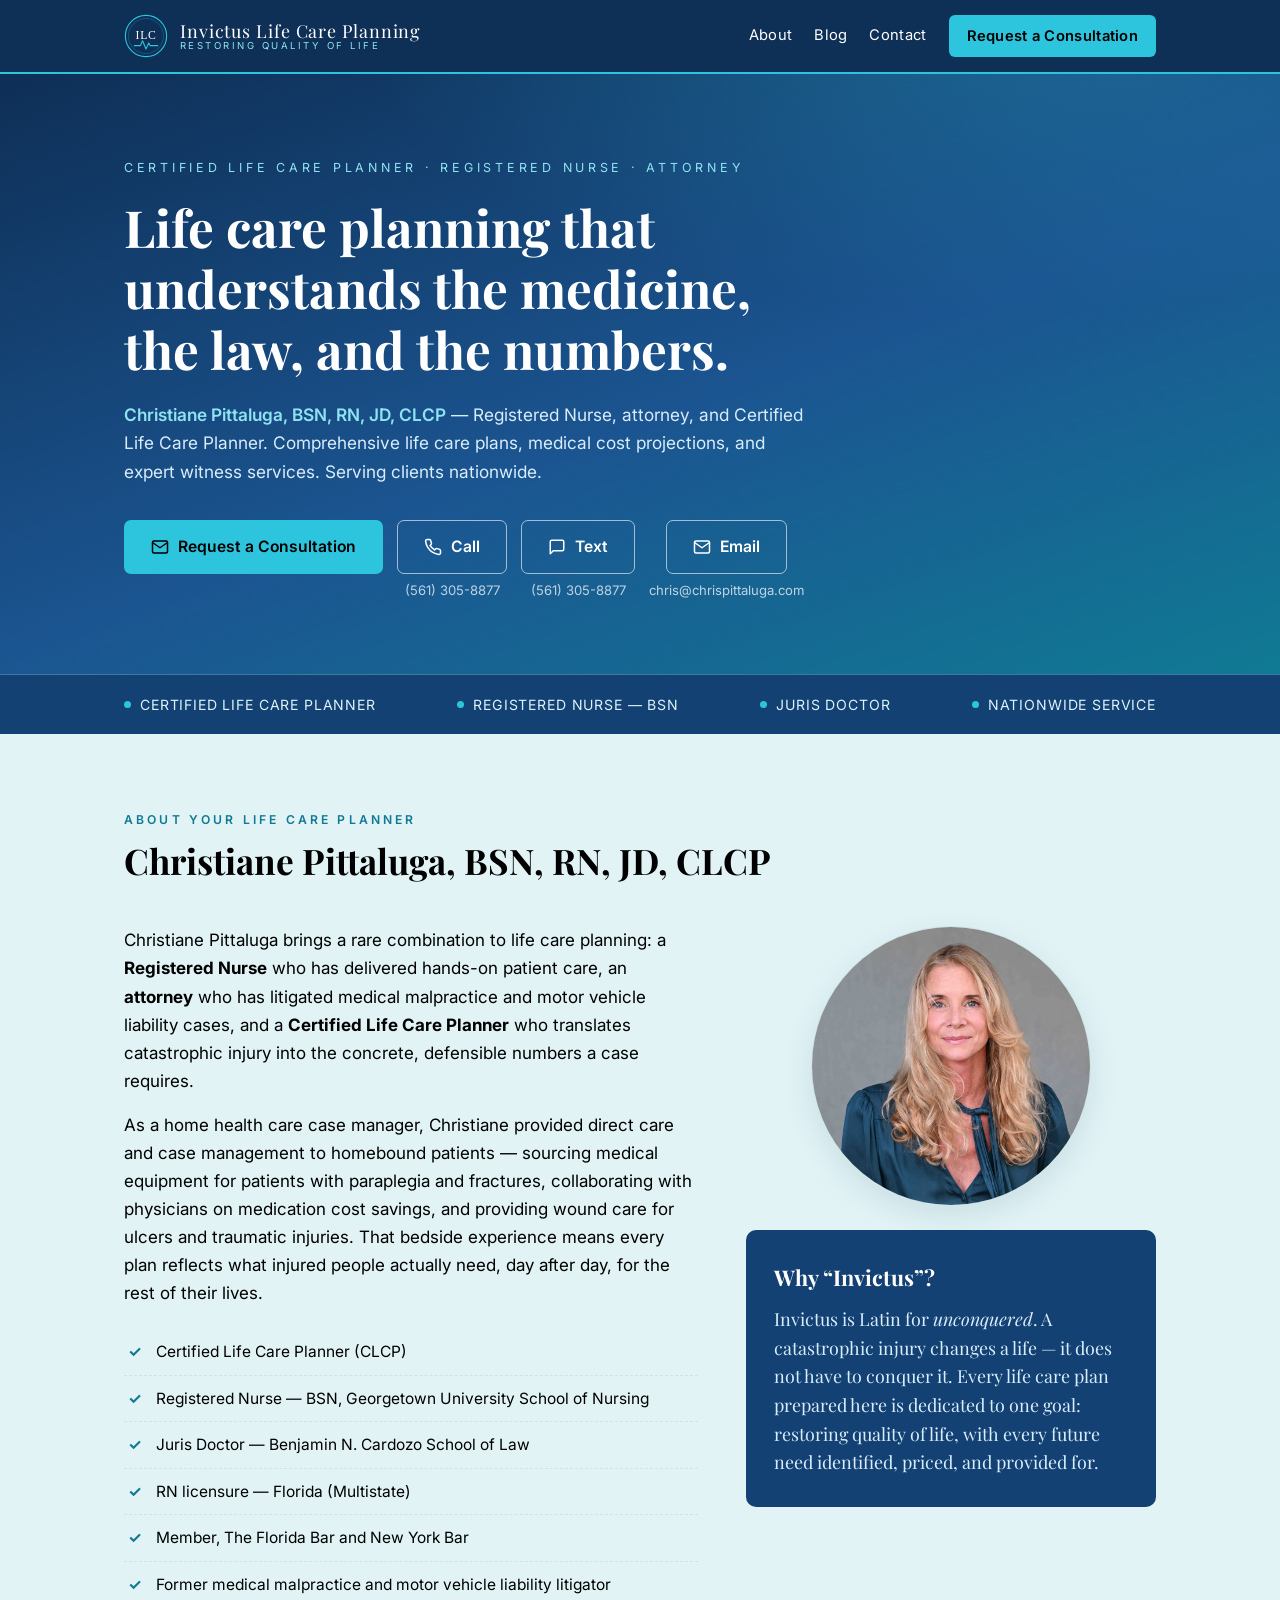
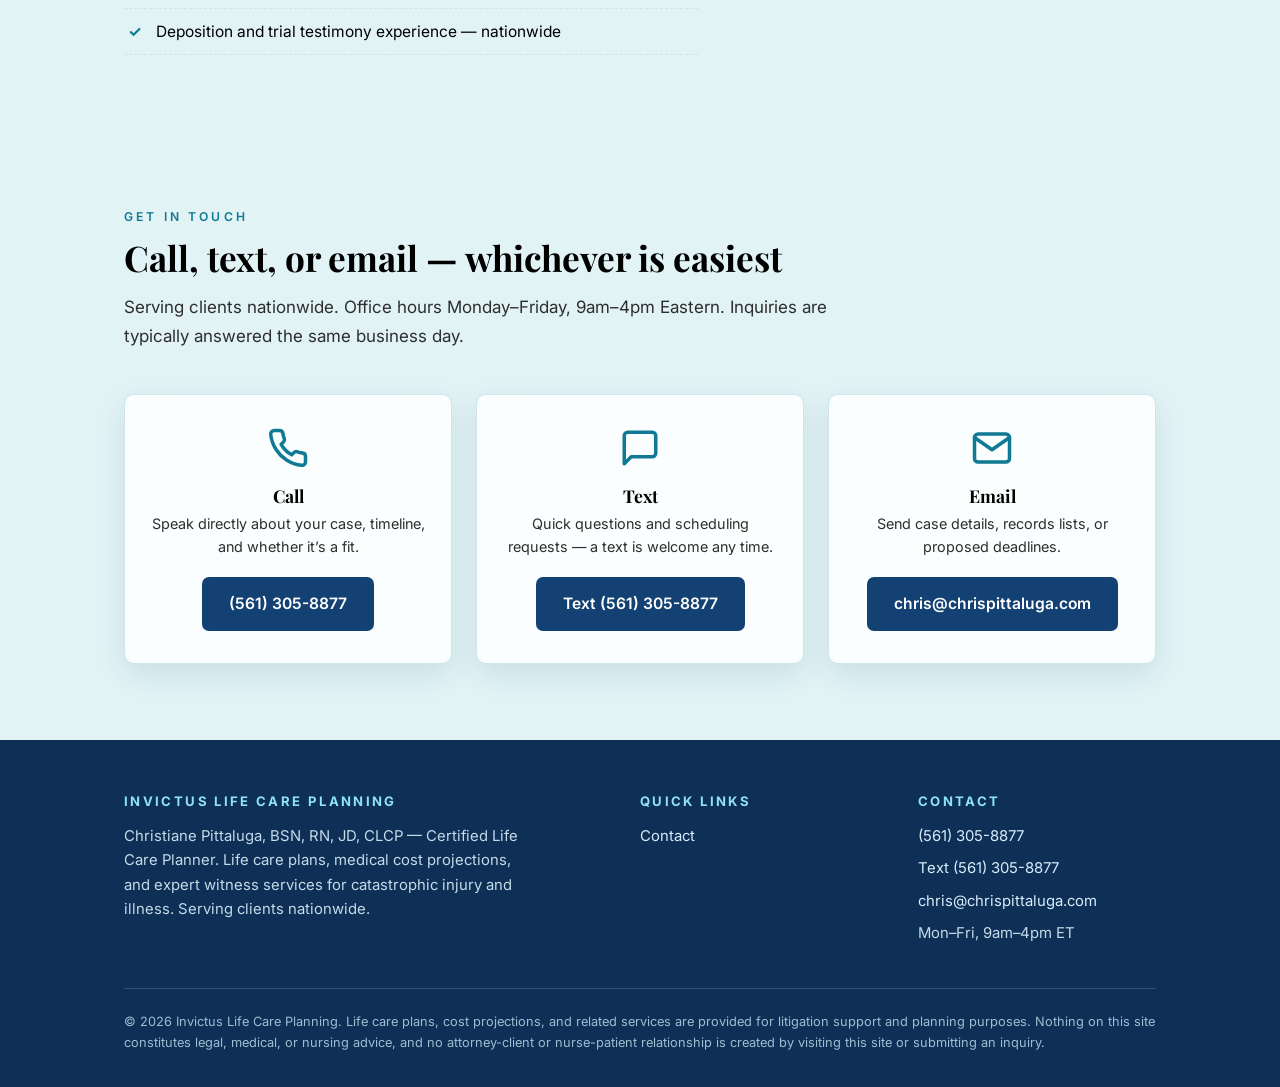
<file: index.html>
<!DOCTYPE html>
<html lang="en">
<head>
  <meta charset="UTF-8">
  <meta name="viewport" content="width=device-width, initial-scale=1.0">
  <title>Certified Life Care Planner &amp; Expert Witness — Nationwide | Invictus Life Care Planning</title>
  <meta name="description" content="Life care plans, medical cost projections, and expert witness testimony for catastrophic injury cases — prepared by a Certified Life Care Planner who is both a Registered Nurse and an attorney. Serving clients nationwide.">
  <link rel="canonical" href="https://invictuslifecare.com/">
  <meta property="og:type" content="website">
  <meta property="og:url" content="https://invictuslifecare.com/">
  <meta property="og:site_name" content="Invictus Life Care Planning">
  <meta property="og:title" content="Certified Life Care Planner &amp; Expert Witness — Invictus Life Care Planning">
  <meta property="og:description" content="Life care plans, medical cost projections, and expert witness testimony for catastrophic injury cases. Serving clients nationwide.">
  <meta property="og:image" content="https://invictuslifecare.com/images/og-card.png">
  <meta property="og:image:width" content="1200">
  <meta property="og:image:height" content="630">
  <meta name="twitter:card" content="summary_large_image">
  <link rel="icon" href="data:image/svg+xml,%3Csvg xmlns='http://www.w3.org/2000/svg' viewBox='0 0 64 64'%3E%3Crect width='64' height='64' rx='12' fill='%230e2f56'/%3E%3Ctext x='32' y='43' text-anchor='middle' font-family='Georgia' font-size='26' fill='%238fe3f2'%3EIL%3C/text%3E%3C/svg%3E">
  <link rel="preconnect" href="https://fonts.googleapis.com">
  <link rel="preconnect" href="https://fonts.gstatic.com" crossorigin>
  <link href="https://fonts.googleapis.com/css2?family=Playfair+Display:wght@500;600;700&family=Inter:wght@400;500;600&display=swap" rel="stylesheet">
  <link rel="stylesheet" href="css/styles.css">
  <script type="application/ld+json">
  {
    "@context": "https://schema.org",
    "@type": "ProfessionalService",
    "@id": "https://invictuslifecare.com/#organization",
    "name": "Invictus Life Care Planning",
    "url": "https://invictuslifecare.com/",
    "description": "Life care plans, medical cost projections, and expert witness testimony for catastrophic injury and illness, serving clients nationwide.",
    "telephone": "+1-561-305-8877",
    "email": "chris@chrispittaluga.com",
    "address": {
      "@type": "PostalAddress",
      "addressLocality": "Delray Beach",
      "addressRegion": "FL",
      "addressCountry": "US"
    },
    "areaServed": { "@type": "Country", "name": "United States" },
    "openingHoursSpecification": {
      "@type": "OpeningHoursSpecification",
      "dayOfWeek": ["Monday", "Tuesday", "Wednesday", "Thursday", "Friday"],
      "opens": "09:00",
      "closes": "16:00"
    },
    "founder": {
      "@type": "Person",
      "name": "Christiane Pittaluga",
      "honorificSuffix": "BSN, RN, JD, CLCP",
      "jobTitle": "Certified Life Care Planner",
      "alumniOf": [
        { "@type": "CollegeOrUniversity", "name": "Georgetown University School of Nursing" },
        { "@type": "CollegeOrUniversity", "name": "Benjamin N. Cardozo School of Law" }
      ],
      "knowsAbout": ["Life care planning", "Medical cost projections", "Expert witness testimony", "Catastrophic injury", "Nursing", "Law"]
    },
    "hasOfferCatalog": {
      "@type": "OfferCatalog",
      "name": "Services",
      "itemListElement": [
        { "@type": "Offer", "itemOffered": { "@type": "Service", "name": "Life Care Plans" } },
        { "@type": "Offer", "itemOffered": { "@type": "Service", "name": "Medical Cost Projections" } },
        { "@type": "Offer", "itemOffered": { "@type": "Service", "name": "Expert Witness & Testimony" } },
        { "@type": "Offer", "itemOffered": { "@type": "Service", "name": "Medical Record Chronologies" } },
        { "@type": "Offer", "itemOffered": { "@type": "Service", "name": "Medical Billing Disputes" } },
        { "@type": "Offer", "itemOffered": { "@type": "Service", "name": "Disability Application Preparation" } }
      ]
    }
  }
  </script>
</head>
<body>

<header class="site-header">
  <div class="wrap">
    <a class="brand" href="index.html">
      <svg class="brand-mark" viewBox="0 0 64 64" xmlns="http://www.w3.org/2000/svg" aria-hidden="true">
        <circle cx="32" cy="32" r="30" fill="none" stroke="#2cc5dd" stroke-width="1.6"/>
        <circle cx="32" cy="32" r="25.5" fill="none" stroke="#2cc5dd" stroke-width="0.7" opacity="0.55"/>
        <text x="32" y="37" text-anchor="middle" font-family="Georgia, serif" font-size="17" letter-spacing="1" fill="#ffffff">ILC</text>
        <path d="M15 46 h9 l3 -7 5 12 4 -9 2 4 h11" fill="none" stroke="#2cc5dd" stroke-width="1.6" stroke-linejoin="round" stroke-linecap="round"/>
      </svg>
      <span class="brand-name">Invictus Life Care Planning
        <small>Restoring Quality of Life</small>
      </span>
    </a>
    <button class="nav-toggle" aria-expanded="false" aria-controls="site-nav" onclick="toggleNav()">Menu &#9776;</button>
    <nav class="site-nav" id="site-nav" aria-label="Main navigation">
      <a href="#about">About</a>
      <a href="/blog/">Blog</a>
      <a href="#contact">Contact</a>
      <a class="nav-cta" href="#contact">Request a Consultation</a>
    </nav>
  </div>
</header>

<main>

  <!-- ============ HERO ============ -->
  <section class="hero">
    <div class="wrap">
      <p class="eyebrow">Certified Life Care Planner &middot; Registered Nurse &middot; Attorney</p>
      <h1>Life care planning that understands the medicine, the law, and the numbers.</h1>
      <p class="lede">
        <strong>Christiane Pittaluga, BSN, RN, JD, CLCP</strong> &mdash; Registered Nurse, attorney, and
        Certified Life Care Planner. Comprehensive life care plans, medical cost projections, and
        expert witness services. Serving clients nationwide.
      </p>
      <div class="cta-row">
        <a class="btn btn-accent" href="#contact">
          <svg viewBox="0 0 24 24" fill="none" stroke="currentColor" stroke-width="2" stroke-linecap="round" stroke-linejoin="round"><path d="M4 4h16a2 2 0 0 1 2 2v12a2 2 0 0 1-2 2H4a2 2 0 0 1-2-2V6a2 2 0 0 1 2-2z"/><polyline points="22,6 12,13 2,6"/></svg>
          Request a Consultation
        </a>
        <div class="cta-item">
          <a class="btn btn-outline-light" href="tel:+15613058877">
            <svg viewBox="0 0 24 24" fill="none" stroke="currentColor" stroke-width="2" stroke-linecap="round" stroke-linejoin="round"><path d="M22 16.92v3a2 2 0 0 1-2.18 2 19.79 19.79 0 0 1-8.63-3.07 19.5 19.5 0 0 1-6-6 19.79 19.79 0 0 1-3.07-8.67A2 2 0 0 1 4.11 2h3a2 2 0 0 1 2 1.72 12.84 12.84 0 0 0 .7 2.81 2 2 0 0 1-.45 2.11L8.09 9.91a16 16 0 0 0 6 6l1.27-1.27a2 2 0 0 1 2.11-.45 12.84 12.84 0 0 0 2.81.7A2 2 0 0 1 22 16.92z"/></svg>
            Call
          </a>
          <span class="cta-hint">(561) 305-8877</span>
        </div>
        <div class="cta-item">
          <a class="btn btn-outline-light" href="sms:+15613058877">
            <svg viewBox="0 0 24 24" fill="none" stroke="currentColor" stroke-width="2" stroke-linecap="round" stroke-linejoin="round"><path d="M21 15a2 2 0 0 1-2 2H7l-4 4V5a2 2 0 0 1 2-2h14a2 2 0 0 1 2 2z"/></svg>
            Text
          </a>
          <span class="cta-hint">(561) 305-8877</span>
        </div>
        <div class="cta-item">
          <a class="btn btn-outline-light" href="mailto:chris@chrispittaluga.com?subject=Life%20Care%20Planning%20Inquiry%20%E2%80%94%20Invictus">
            <svg viewBox="0 0 24 24" fill="none" stroke="currentColor" stroke-width="2" stroke-linecap="round" stroke-linejoin="round"><path d="M4 4h16a2 2 0 0 1 2 2v12a2 2 0 0 1-2 2H4a2 2 0 0 1-2-2V6a2 2 0 0 1 2-2z"/><polyline points="22,6 12,13 2,6"/></svg>
            Email
          </a>
          <span class="cta-hint">chris@chrispittaluga.com</span>
        </div>
      </div>
    </div>
  </section>

  <!-- ============ CREDENTIAL STRIP ============ -->
  <div class="cred-strip">
    <div class="wrap">
      <span>Certified Life Care Planner</span>
      <span>Registered Nurse &mdash; BSN</span>
      <span>Juris Doctor</span>
      <span>Nationwide Service</span>
    </div>
  </div>

  <!-- ============ ABOUT ============ -->
  <section class="section" id="about">
    <div class="wrap">
      <div class="section-head">
        <p class="kicker">About Your Life Care Planner</p>
        <h2>Christiane Pittaluga, BSN, RN, JD, CLCP</h2>
      </div>
      <div class="about-grid">
        <div>
          <p>
            Christiane Pittaluga brings a rare combination to life care planning: a
            <strong>Registered Nurse</strong> who has delivered hands-on patient care, an
            <strong>attorney</strong> who has litigated medical malpractice and motor vehicle
            liability cases, and a <strong>Certified Life Care Planner</strong> who translates
            catastrophic injury into the concrete, defensible numbers a case requires.
          </p>
          <p>
            As a home health care case manager, Christiane provided direct care and case management
            to homebound patients &mdash; sourcing medical equipment for patients with paraplegia and
            fractures, collaborating with physicians on medication cost savings, and providing wound
            care for ulcers and traumatic injuries. That bedside experience means every
            plan reflects what injured people actually need, day after day, for the rest of their
            lives.
          </p>
          <ul class="about-list">
            <li>Certified Life Care Planner (CLCP)</li>
            <li>Registered Nurse &mdash; BSN, Georgetown University School of Nursing</li>
            <li>Juris Doctor &mdash; Benjamin N. Cardozo School of Law</li>
            <li>RN licensure &mdash; Florida (Multistate)</li>
            <li>Member, The Florida Bar and New York Bar</li>
            <li>Former medical malpractice and motor vehicle liability litigator</li>
            <li>Deposition and trial testimony experience &mdash; nationwide</li>
          </ul>
        </div>
        <div>
          <div class="portrait portrait-round">
            <img src="images/christiane.jpg" alt="Christiane Pittaluga, BSN, RN, JD, CLCP">
          </div>
          <aside class="motto">
            <strong>Why &ldquo;Invictus&rdquo;?</strong>
            Invictus is Latin for <em>unconquered</em>. A catastrophic injury changes a life &mdash; it
            does not have to conquer it. Every life care plan prepared here is dedicated to one goal:
            restoring quality of life, with every future need identified, priced, and provided for.
          </aside>
        </div>
      </div>
    </div>
  </section>

  <!-- ============ CONTACT ============ -->
  <section class="section" id="contact">
    <div class="wrap">
      <div class="section-head">
        <p class="kicker">Get In Touch</p>
        <h2>Call, text, or email &mdash; whichever is easiest</h2>
        <p>Serving clients nationwide. Office hours Monday&ndash;Friday, 9am&ndash;4pm Eastern.
           Inquiries are typically answered the same business day.</p>
      </div>
      <div class="contact-grid">
        <div class="contact-card">
          <svg class="card-icon" viewBox="0 0 24 24" fill="none" stroke="currentColor" stroke-width="2" stroke-linecap="round" stroke-linejoin="round"><path d="M22 16.92v3a2 2 0 0 1-2.18 2 19.79 19.79 0 0 1-8.63-3.07 19.5 19.5 0 0 1-6-6 19.79 19.79 0 0 1-3.07-8.67A2 2 0 0 1 4.11 2h3a2 2 0 0 1 2 1.72 12.84 12.84 0 0 0 .7 2.81 2 2 0 0 1-.45 2.11L8.09 9.91a16 16 0 0 0 6 6l1.27-1.27a2 2 0 0 1 2.11-.45 12.84 12.84 0 0 0 2.81.7A2 2 0 0 1 22 16.92z"/></svg>
          <h3>Call</h3>
          <p>Speak directly about your case, timeline, and whether it&rsquo;s a fit.</p>
          <a class="btn btn-blue" href="tel:+15613058877">(561) 305-8877</a>
        </div>
        <div class="contact-card">
          <svg class="card-icon" viewBox="0 0 24 24" fill="none" stroke="currentColor" stroke-width="2" stroke-linecap="round" stroke-linejoin="round"><path d="M21 15a2 2 0 0 1-2 2H7l-4 4V5a2 2 0 0 1 2-2h14a2 2 0 0 1 2 2z"/></svg>
          <h3>Text</h3>
          <p>Quick questions and scheduling requests &mdash; a text is welcome any time.</p>
          <a class="btn btn-blue" href="sms:+15613058877">Text (561) 305-8877</a>
        </div>
        <div class="contact-card">
          <svg class="card-icon" viewBox="0 0 24 24" fill="none" stroke="currentColor" stroke-width="2" stroke-linecap="round" stroke-linejoin="round"><path d="M4 4h16a2 2 0 0 1 2 2v12a2 2 0 0 1-2 2H4a2 2 0 0 1-2-2V6a2 2 0 0 1 2-2z"/><polyline points="22,6 12,13 2,6"/></svg>
          <h3>Email</h3>
          <p>Send case details, records lists, or proposed deadlines.</p>
          <a class="btn btn-blue" href="mailto:chris@chrispittaluga.com?subject=Life%20Care%20Planning%20Inquiry%20%E2%80%94%20Invictus">chris@chrispittaluga.com</a>
        </div>
      </div>

    </div>
  </section>

</main>

<footer class="site-footer">
  <div class="wrap">
    <div class="footer-grid">
      <div>
        <h4>Invictus Life Care Planning</h4>
        <p style="font-size:0.93rem; max-width:44ch;">
          Christiane Pittaluga, BSN, RN, JD, CLCP &mdash; Certified Life Care Planner. Life care plans,
          medical cost projections, and expert witness services for catastrophic injury and illness.
          Serving clients nationwide.
        </p>
      </div>
      <div>
        <h4>Quick Links</h4>
        <ul>
          <li><a href="index.html#contact">Contact</a></li>
        </ul>
      </div>
      <div>
        <h4>Contact</h4>
        <ul>
          <li><a href="tel:+15613058877">(561) 305-8877</a></li>
          <li><a href="sms:+15613058877">Text (561) 305-8877</a></li>
          <li><a href="mailto:chris@chrispittaluga.com">chris@chrispittaluga.com</a></li>
          <li>Mon&ndash;Fri, 9am&ndash;4pm ET</li>
        </ul>
      </div>
    </div>
    <p class="footer-disclaimer">
      &copy; 2026 Invictus Life Care Planning. Life care plans, cost projections, and related
      services are provided for litigation support and planning purposes. Nothing on this site
      constitutes legal, medical, or nursing advice, and no attorney-client or nurse-patient
      relationship is created by visiting this site or submitting an inquiry.
    </p>
  </div>
</footer>

<script>
  function toggleNav() {
    var nav = document.getElementById('site-nav');
    var btn = document.querySelector('.nav-toggle');
    var open = nav.classList.toggle('open');
    btn.setAttribute('aria-expanded', open ? 'true' : 'false');
  }
</script>

</body>
</html>
</file>
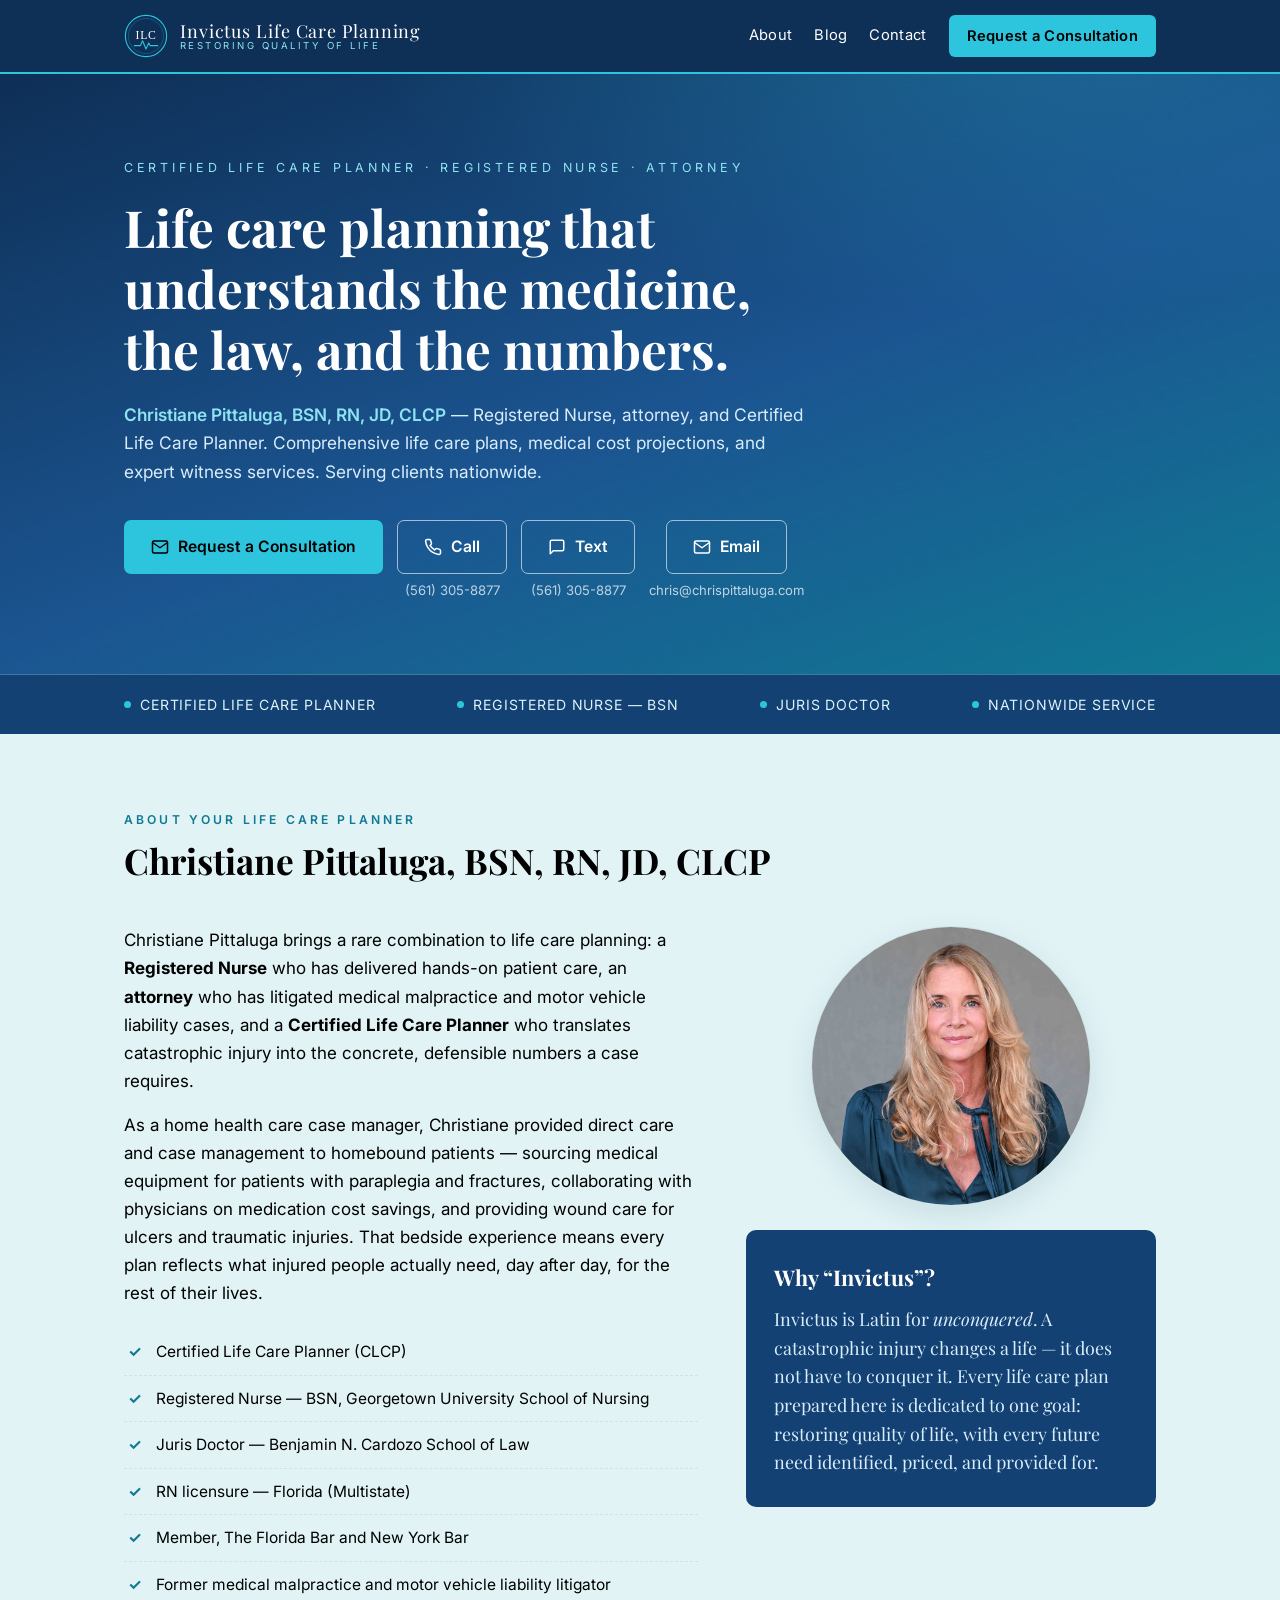
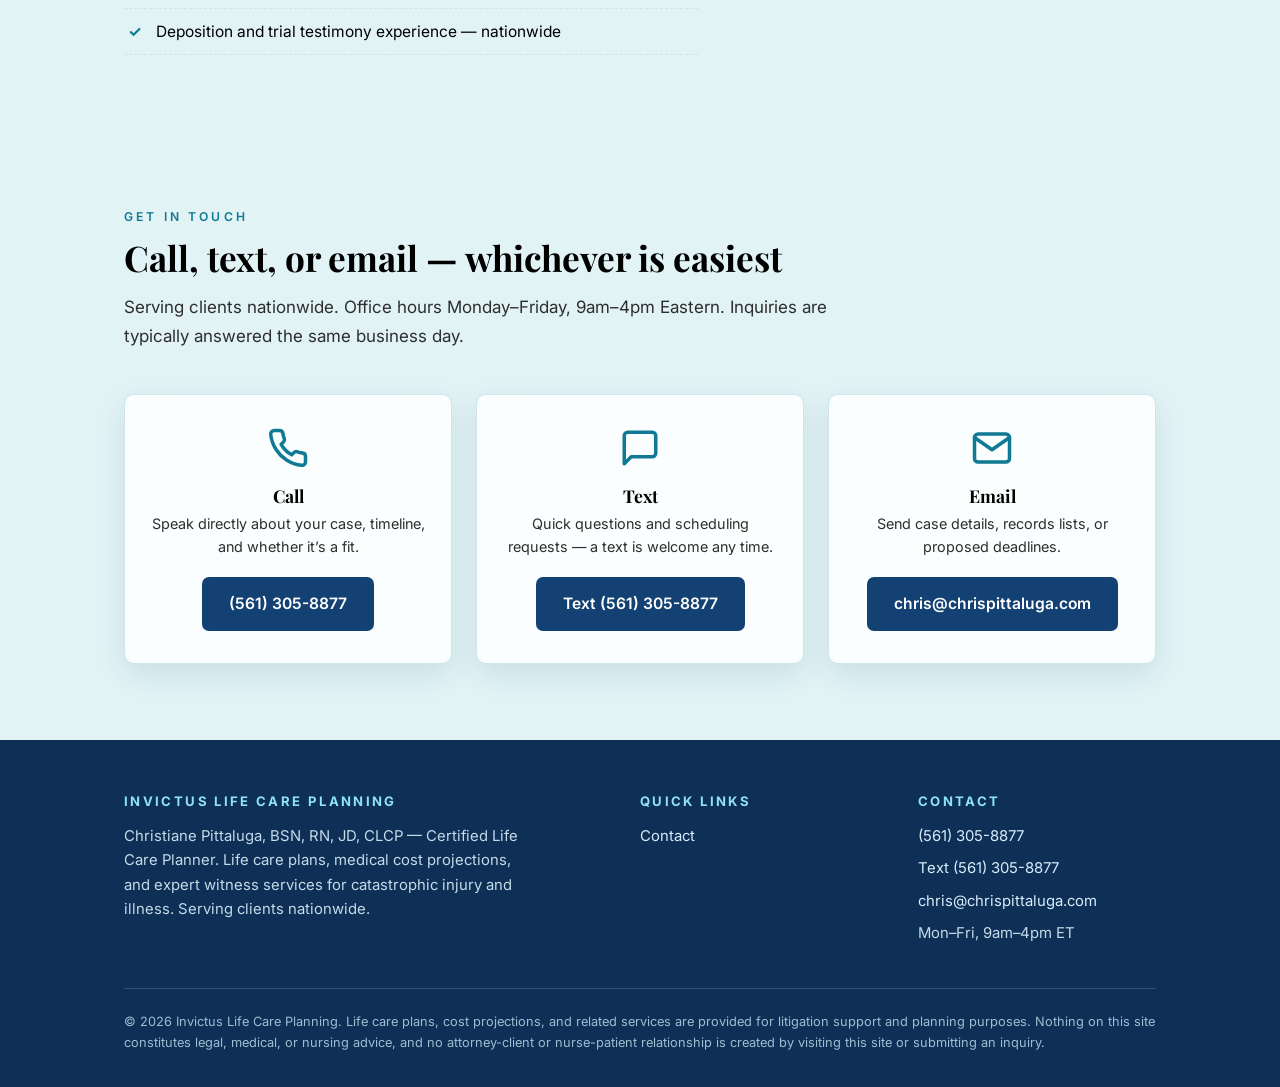
<file: about/index.html>
<!DOCTYPE html>
<html lang="en">
<head>
  <meta charset="UTF-8">
  <meta name="viewport" content="width=device-width, initial-scale=1.0">
  <title>Redirecting… | Invictus Life Care Planning</title>
  <link rel="canonical" href="https://invictuslifecare.com/#about">
  <meta http-equiv="refresh" content="0; url=/#about">
  <script>window.location.replace("/#about");</script>
  <style>
    body { font-family: -apple-system, Segoe UI, Roboto, Helvetica, Arial, sans-serif;
            background: #e1f3f5; color: #111; margin: 0;
            display: grid; place-items: center; min-height: 100vh; text-align: center; }
    a { color: #107a94; }
  </style>
</head>
<body>
  <p>This page has moved. <a href="/#about">Continue to Invictus Life Care Planning</a>.</p>
</body>
</html>
</file>
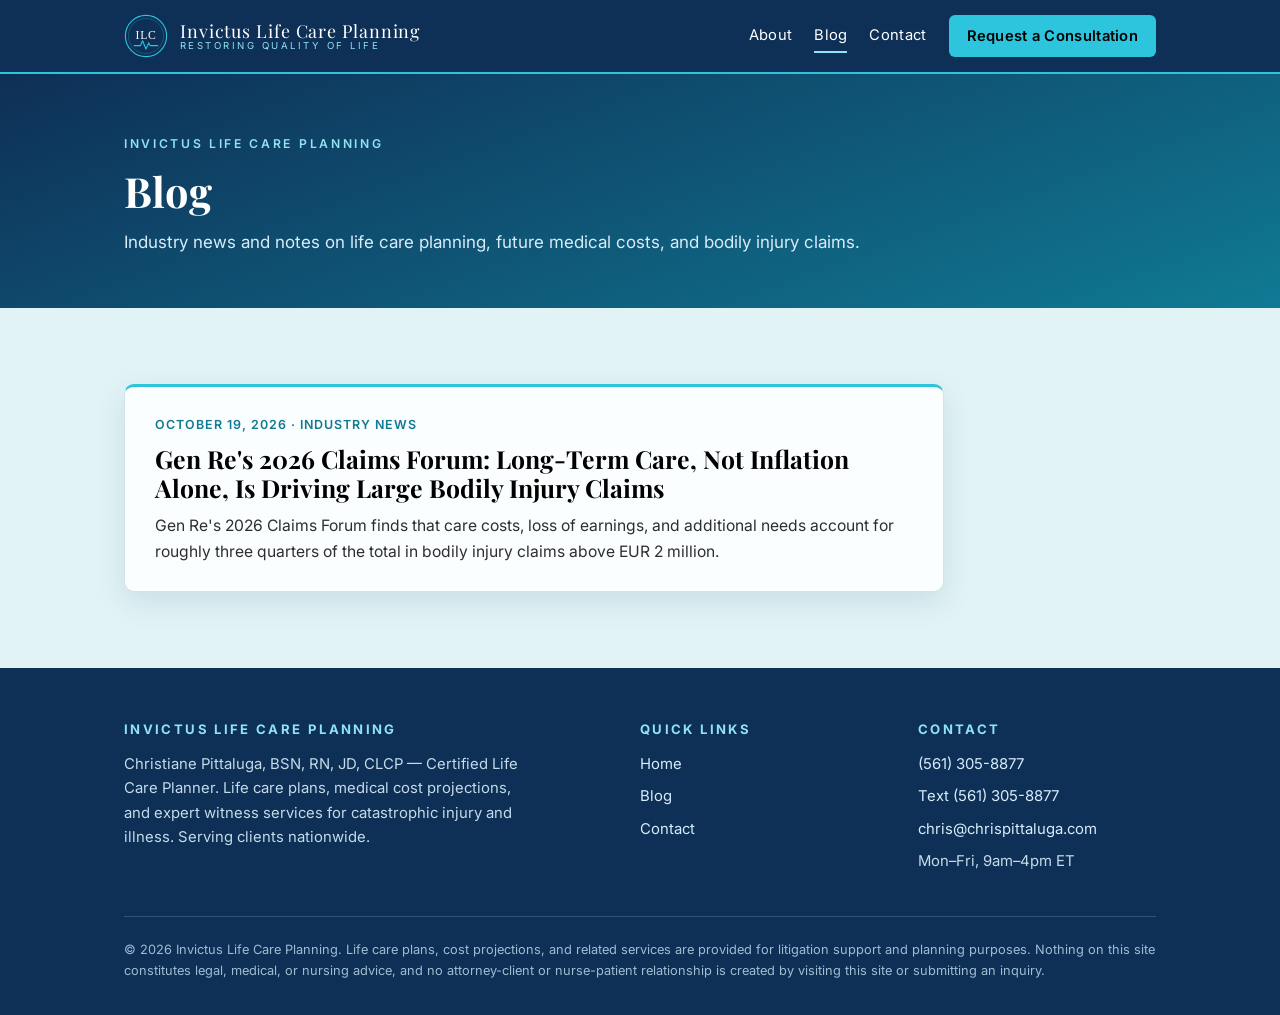
<file: blog/index.html>
<!DOCTYPE html>
<html lang="en">
<head>
  <meta charset="UTF-8">
  <meta name="viewport" content="width=device-width, initial-scale=1.0">
  <title>Blog | Invictus Life Care Planning</title>
  <meta name="description" content="Industry news and notes on life care planning, future medical costs, and bodily injury claims from Invictus Life Care Planning.">
  <link rel="canonical" href="https://invictuslifecare.com/blog/">
  <meta property="og:type" content="website">
  <meta property="og:url" content="https://invictuslifecare.com/blog/">
  <meta property="og:site_name" content="Invictus Life Care Planning">
  <meta property="og:title" content="Blog | Invictus Life Care Planning">
  <meta property="og:description" content="Industry news and notes on life care planning, future medical costs, and bodily injury claims from Invictus Life Care Planning.">
  <meta property="og:image" content="https://invictuslifecare.com/images/og-card.png">
  <meta property="og:image:width" content="1200">
  <meta property="og:image:height" content="630">
  <meta name="twitter:card" content="summary_large_image">
  <link rel="icon" href="data:image/svg+xml,%3Csvg xmlns='http://www.w3.org/2000/svg' viewBox='0 0 64 64'%3E%3Crect width='64' height='64' rx='12' fill='%230e2f56'/%3E%3Ctext x='32' y='43' text-anchor='middle' font-family='Georgia' font-size='26' fill='%238fe3f2'%3EIL%3C/text%3E%3C/svg%3E">
  <link rel="preconnect" href="https://fonts.googleapis.com">
  <link rel="preconnect" href="https://fonts.gstatic.com" crossorigin>
  <link href="https://fonts.googleapis.com/css2?family=Playfair+Display:wght@500;600;700&family=Inter:wght@400;500;600&display=swap" rel="stylesheet">
  <link rel="stylesheet" href="/css/styles.css">
  <script type="application/ld+json">
  {
    "@context": "https://schema.org",
    "@type": "Blog",
    "name": "Invictus Life Care Planning Blog",
    "description": "Industry news and notes on life care planning, future medical costs, and bodily injury claims.",
    "url": "https://invictuslifecare.com/blog/",
    "publisher": {
      "@type": "Organization",
      "@id": "https://invictuslifecare.com/#organization",
      "name": "Invictus Life Care Planning",
      "url": "https://invictuslifecare.com/"
    },
    "blogPost": [
      {
        "@type": "BlogPosting",
        "headline": "Gen Re's 2026 Claims Forum: Long-Term Care, Not Inflation Alone, Is Driving Large Bodily Injury Claims",
        "url": "https://invictuslifecare.com/blog/gen-re-2026-bodily-injury-claims-care-cost-inflation/",
        "datePublished": "2026-10-19",
        "author": {
          "@type": "Person",
          "name": "Chris Pittaluga, RN, JD, CLCP"
        }
      }
    ]
  }
  </script>
</head>
<body>

<header class="site-header">
  <div class="wrap">
    <a class="brand" href="/">
      <svg class="brand-mark" viewBox="0 0 64 64" xmlns="http://www.w3.org/2000/svg" aria-hidden="true">
        <circle cx="32" cy="32" r="30" fill="none" stroke="#2cc5dd" stroke-width="1.6"/>
        <circle cx="32" cy="32" r="25.5" fill="none" stroke="#2cc5dd" stroke-width="0.7" opacity="0.55"/>
        <text x="32" y="37" text-anchor="middle" font-family="Georgia, serif" font-size="17" letter-spacing="1" fill="#ffffff">ILC</text>
        <path d="M15 46 h9 l3 -7 5 12 4 -9 2 4 h11" fill="none" stroke="#2cc5dd" stroke-width="1.6" stroke-linejoin="round" stroke-linecap="round"/>
      </svg>
      <span class="brand-name">Invictus Life Care Planning
        <small>Restoring Quality of Life</small>
      </span>
    </a>
    <button class="nav-toggle" aria-expanded="false" aria-controls="site-nav" onclick="toggleNav()">Menu &#9776;</button>
    <nav class="site-nav" id="site-nav" aria-label="Main navigation">
      <a href="/#about">About</a>
      <a href="/blog/" aria-current="page">Blog</a>
      <a href="/#contact">Contact</a>
      <a class="nav-cta" href="/#contact">Request a Consultation</a>
    </nav>
  </div>
</header>

<main>

  <section class="page-hero">
    <div class="wrap">
      <p class="post-kicker">Invictus Life Care Planning</p>
      <h1>Blog</h1>
      <p>Industry news and notes on life care planning, future medical costs, and bodily injury claims.</p>
    </div>
  </section>

  <section class="section">
    <div class="wrap">
      <!-- Newest post first. Copy a card to the top when adding a post. -->
      <div class="blog-list">
        <article class="blog-card">
          <p class="meta"><time datetime="2026-10-19">October 19, 2026</time> · Industry News</p>
          <h2><a href="/blog/gen-re-2026-bodily-injury-claims-care-cost-inflation/">Gen Re's 2026 Claims Forum: Long-Term Care, Not Inflation Alone, Is Driving Large Bodily Injury Claims</a></h2>
          <p>Gen Re's 2026 Claims Forum finds that care costs, loss of earnings, and additional needs account for roughly three quarters of the total in bodily injury claims above EUR 2 million.</p>
        </article>
      </div>
    </div>
  </section>

</main>

<footer class="site-footer">
  <div class="wrap">
    <div class="footer-grid">
      <div>
        <h4>Invictus Life Care Planning</h4>
        <p style="font-size:0.93rem; max-width:44ch;">
          Christiane Pittaluga, BSN, RN, JD, CLCP &mdash; Certified Life Care Planner. Life care plans,
          medical cost projections, and expert witness services for catastrophic injury and illness.
          Serving clients nationwide.
        </p>
      </div>
      <div>
        <h4>Quick Links</h4>
        <ul>
          <li><a href="/">Home</a></li>
          <li><a href="/blog/">Blog</a></li>
          <li><a href="/#contact">Contact</a></li>
        </ul>
      </div>
      <div>
        <h4>Contact</h4>
        <ul>
          <li><a href="tel:+15613058877">(561) 305-8877</a></li>
          <li><a href="sms:+15613058877">Text (561) 305-8877</a></li>
          <li><a href="mailto:chris@chrispittaluga.com">chris@chrispittaluga.com</a></li>
          <li>Mon&ndash;Fri, 9am&ndash;4pm ET</li>
        </ul>
      </div>
    </div>
    <p class="footer-disclaimer">
      &copy; 2026 Invictus Life Care Planning. Life care plans, cost projections, and related
      services are provided for litigation support and planning purposes. Nothing on this site
      constitutes legal, medical, or nursing advice, and no attorney-client or nurse-patient
      relationship is created by visiting this site or submitting an inquiry.
    </p>
  </div>
</footer>

<script>
  function toggleNav() {
    var nav = document.getElementById('site-nav');
    var btn = document.querySelector('.nav-toggle');
    var open = nav.classList.toggle('open');
    btn.setAttribute('aria-expanded', open ? 'true' : 'false');
  }
</script>

</body>
</html>
</file>
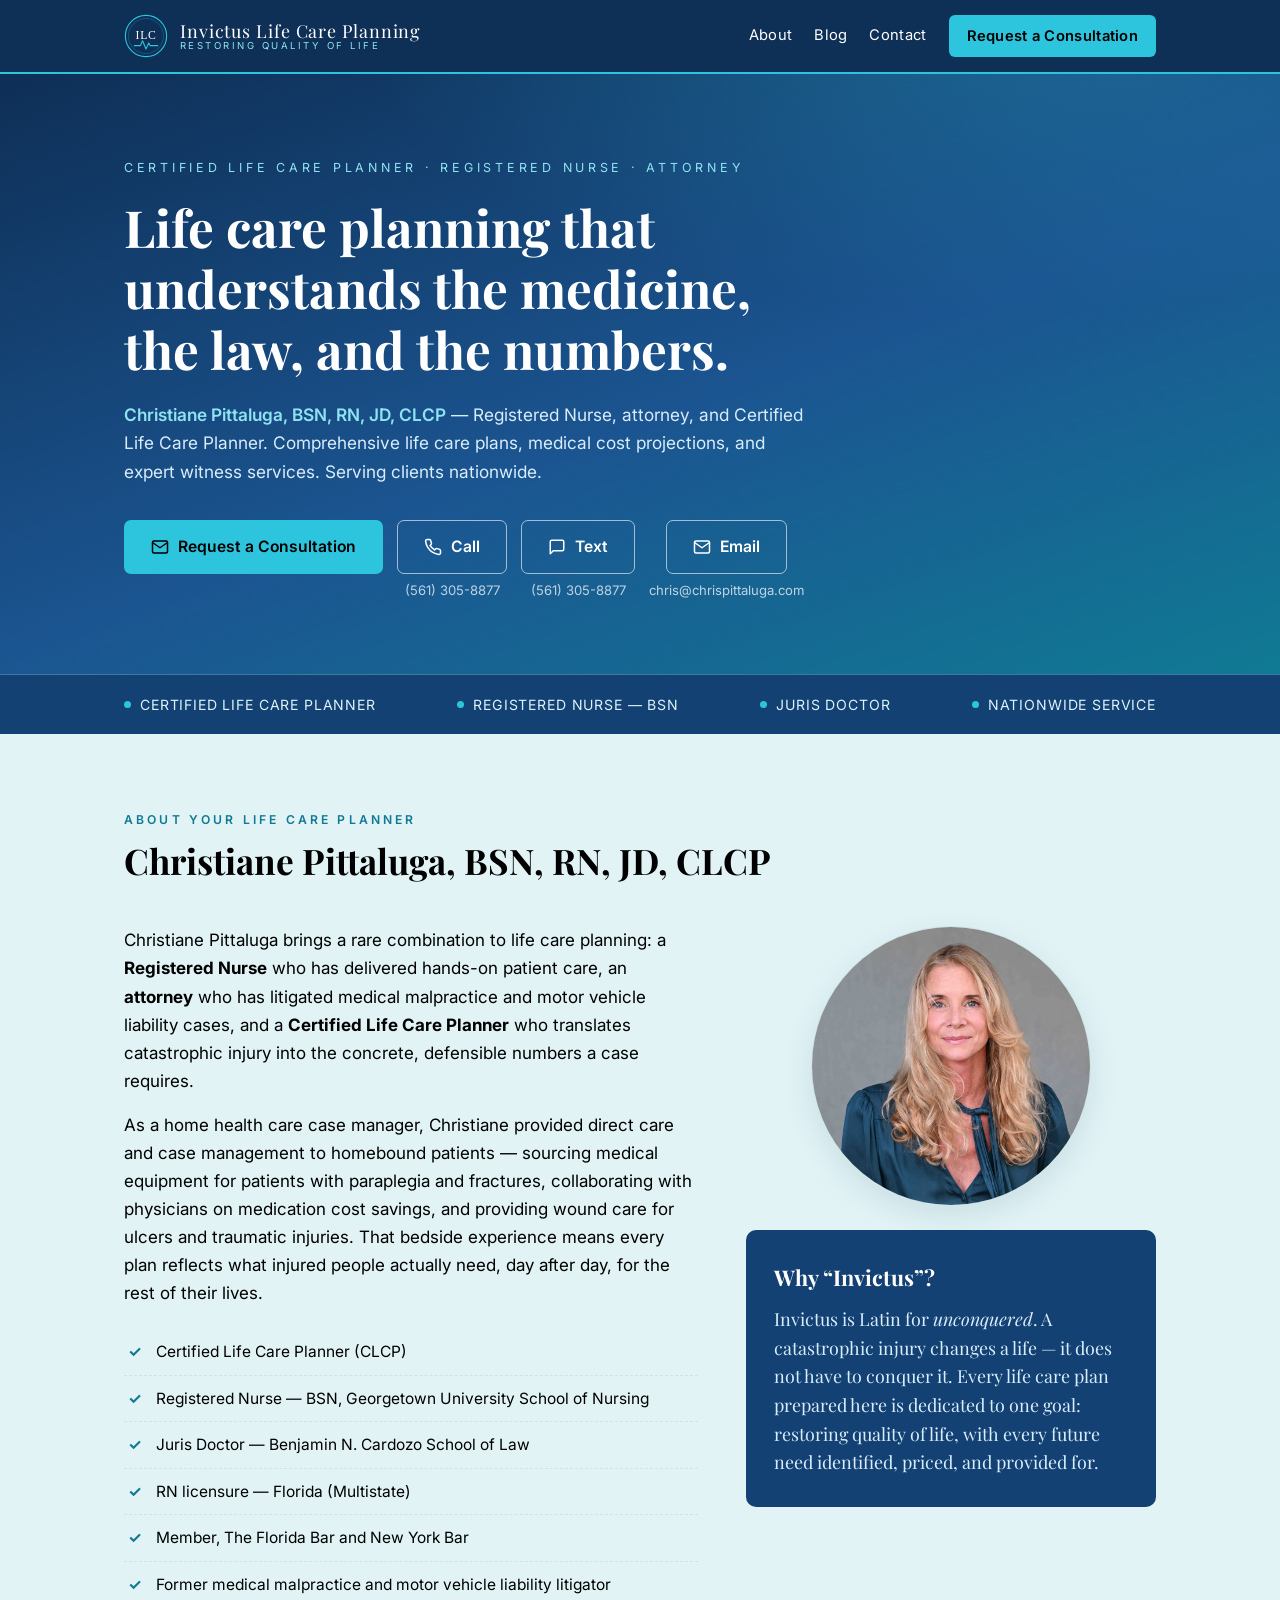
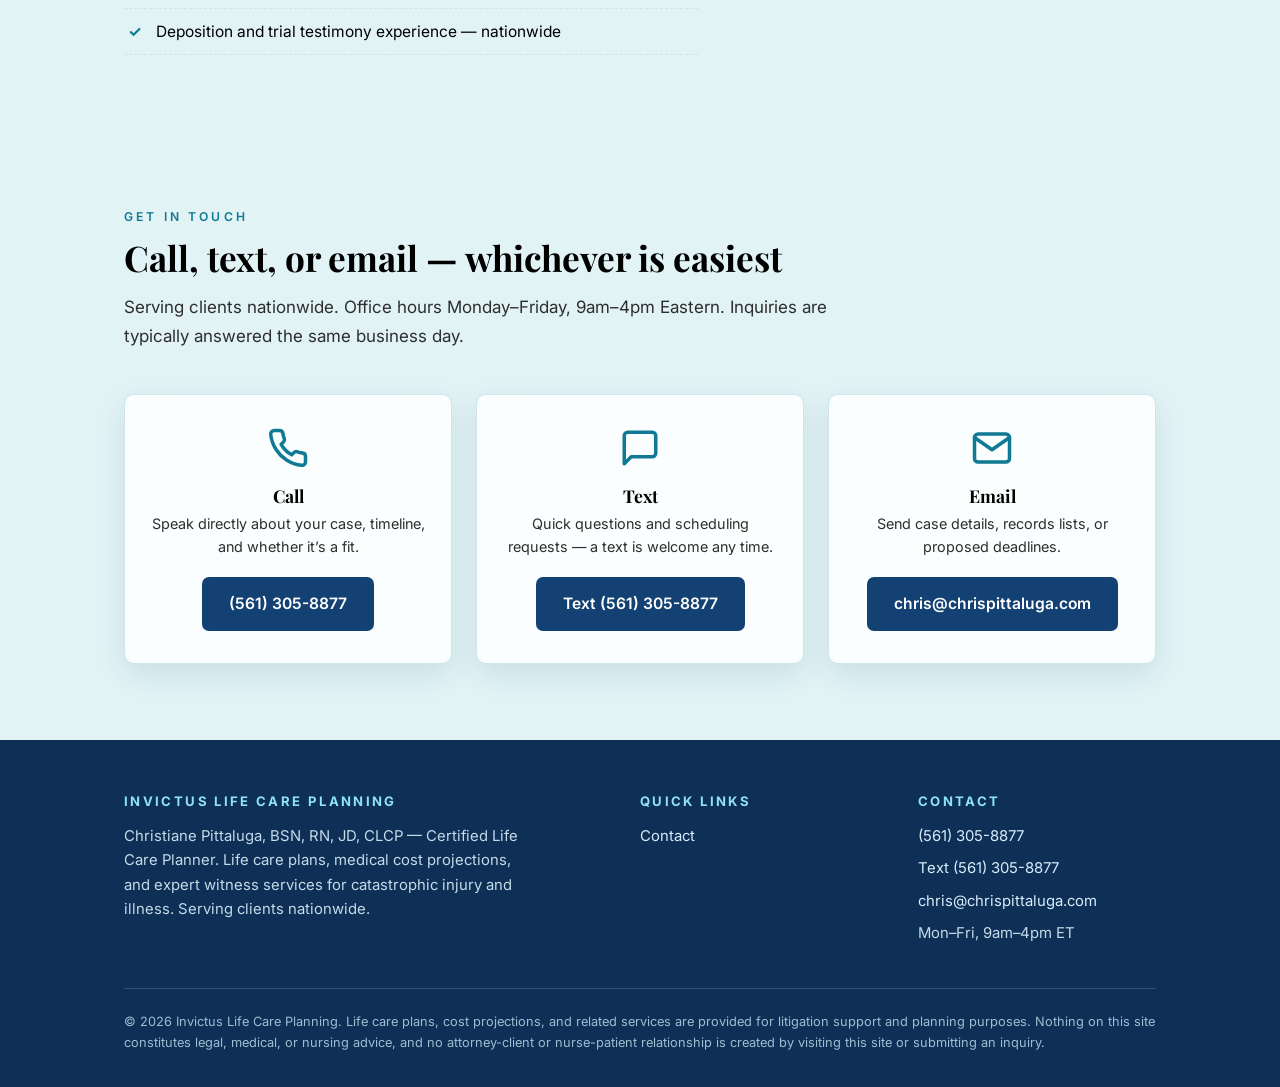
<file: contact/index.html>
<!DOCTYPE html>
<html lang="en">
<head>
  <meta charset="UTF-8">
  <meta name="viewport" content="width=device-width, initial-scale=1.0">
  <title>Redirecting… | Invictus Life Care Planning</title>
  <link rel="canonical" href="https://invictuslifecare.com/#contact">
  <meta http-equiv="refresh" content="0; url=/#contact">
  <script>window.location.replace("/#contact");</script>
  <style>
    body { font-family: -apple-system, Segoe UI, Roboto, Helvetica, Arial, sans-serif;
            background: #e1f3f5; color: #111; margin: 0;
            display: grid; place-items: center; min-height: 100vh; text-align: center; }
    a { color: #107a94; }
  </style>
</head>
<body>
  <p>This page has moved. <a href="/#contact">Continue to Invictus Life Care Planning</a>.</p>
</body>
</html>
</file>
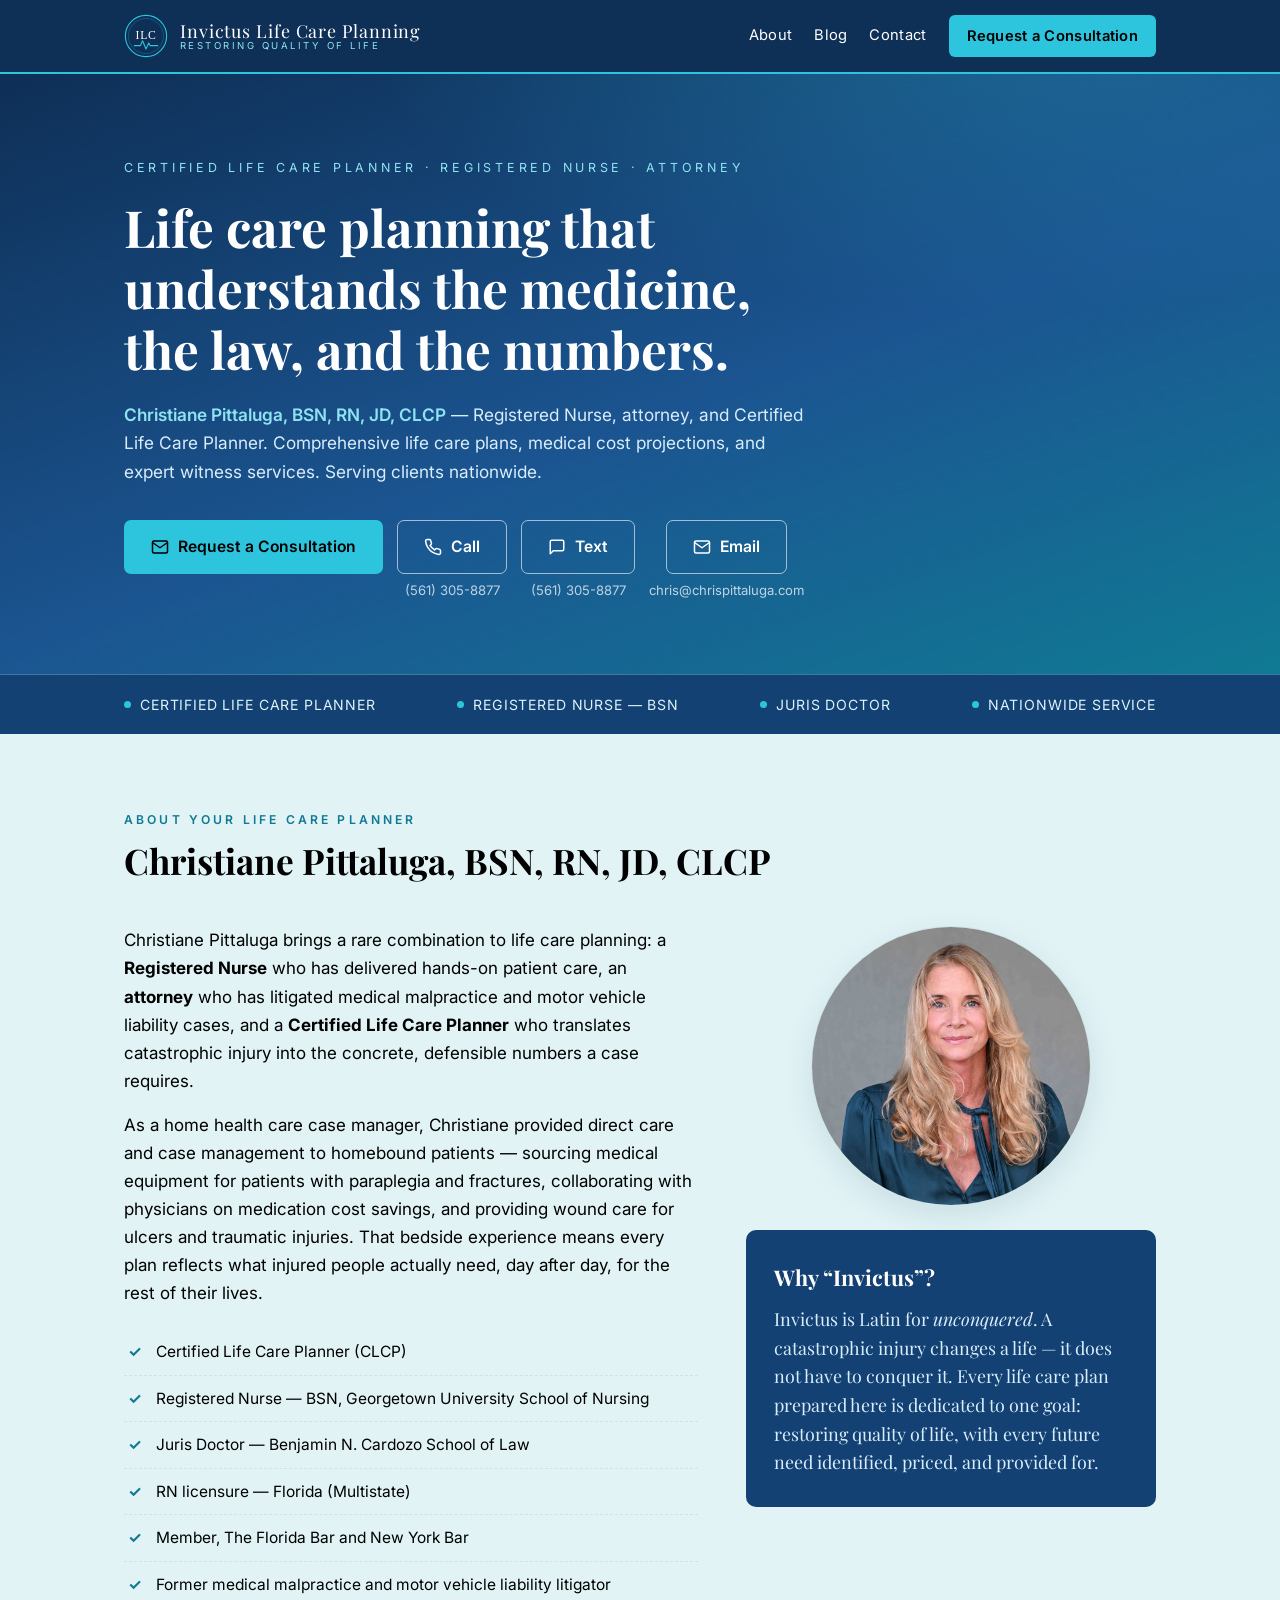
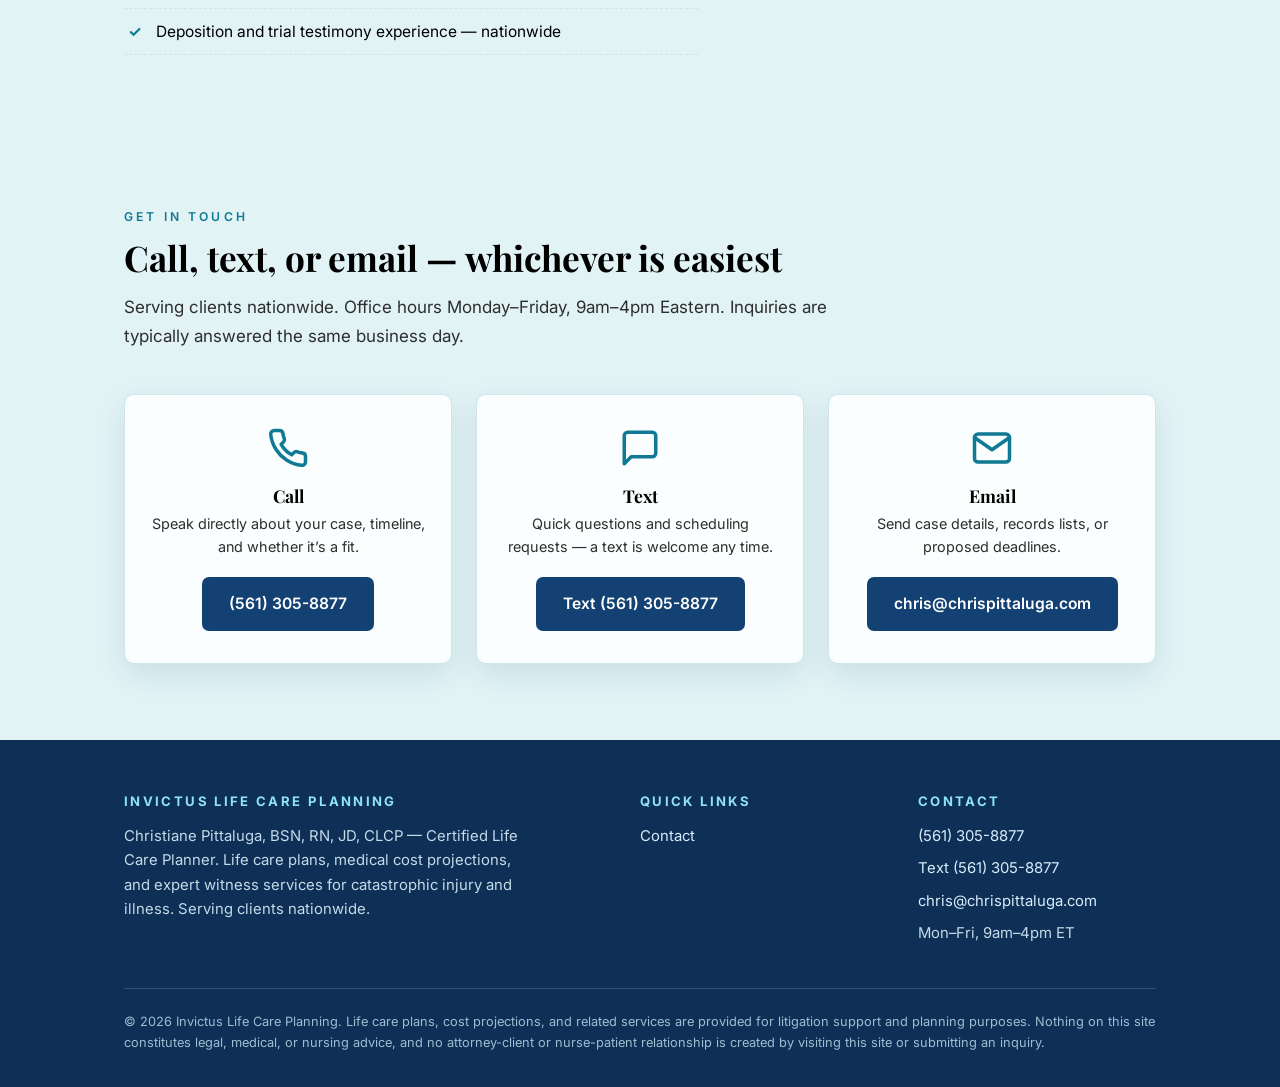
<file: fee-agreement/index.html>
<!DOCTYPE html>
<html lang="en">
<head>
  <meta charset="UTF-8">
  <meta name="viewport" content="width=device-width, initial-scale=1.0">
  <title>Redirecting… | Invictus Life Care Planning</title>
  <link rel="canonical" href="https://invictuslifecare.com/">
  <meta http-equiv="refresh" content="0; url=/">
  <script>window.location.replace("/" + window.location.hash);</script>
  <style>
    body { font-family: -apple-system, Segoe UI, Roboto, Helvetica, Arial, sans-serif;
            background: #e1f3f5; color: #111; margin: 0;
            display: grid; place-items: center; min-height: 100vh; text-align: center; }
    a { color: #107a94; }
  </style>
</head>
<body>
  <p>This page has moved. <a href="/">Continue to Invictus Life Care Planning</a>.</p>
</body>
</html>
</file>
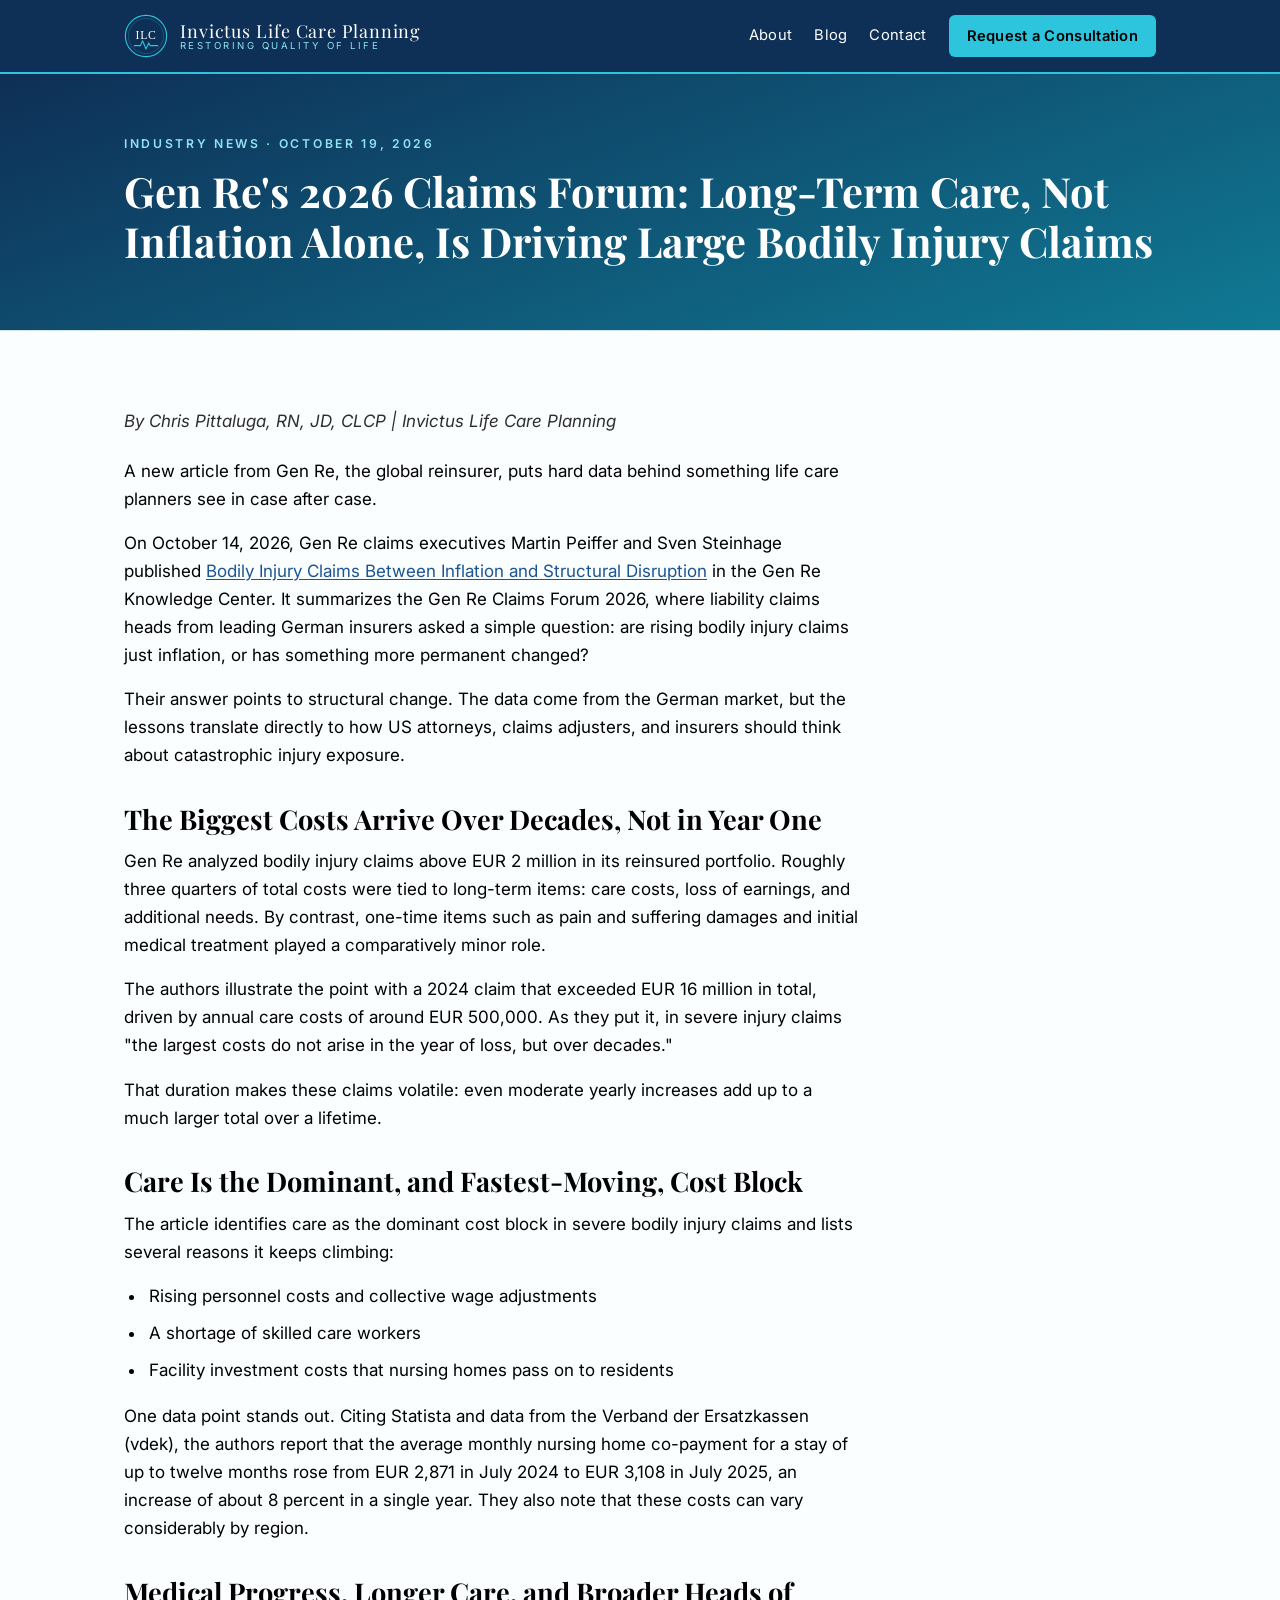
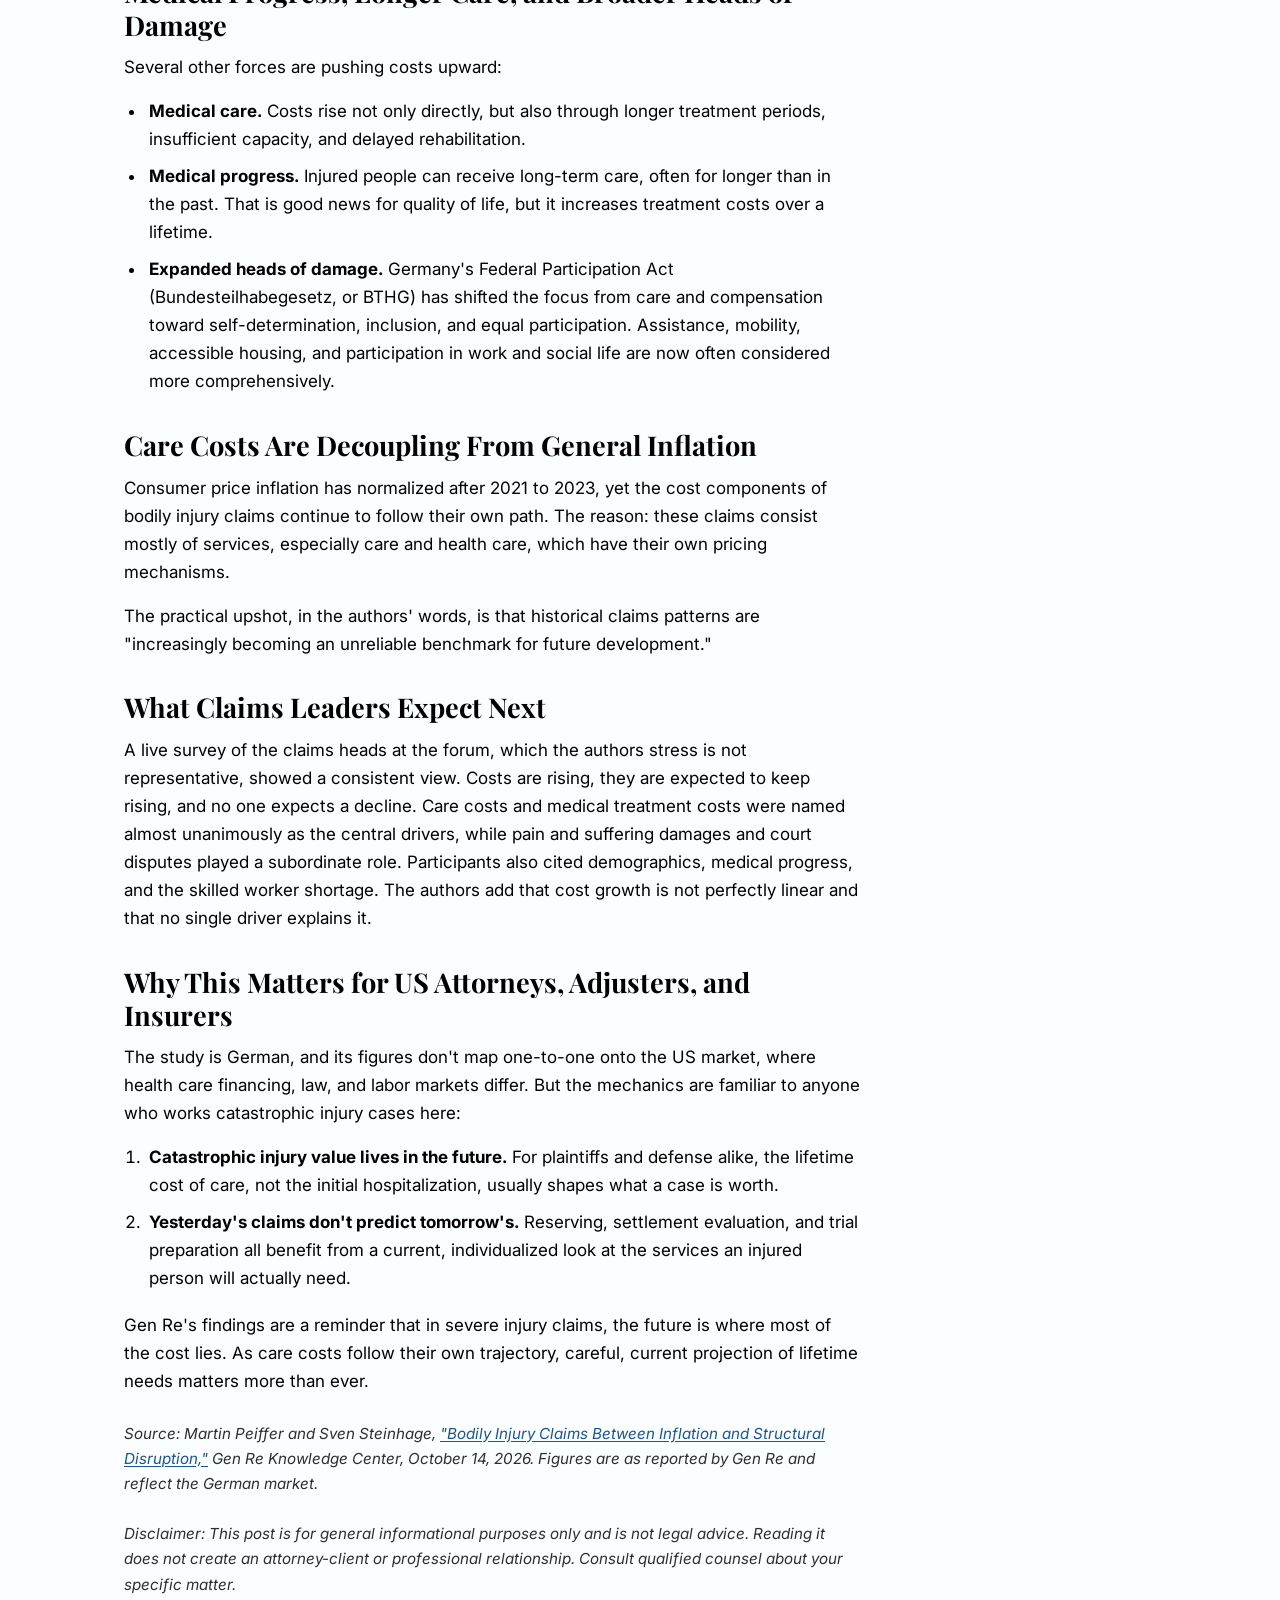
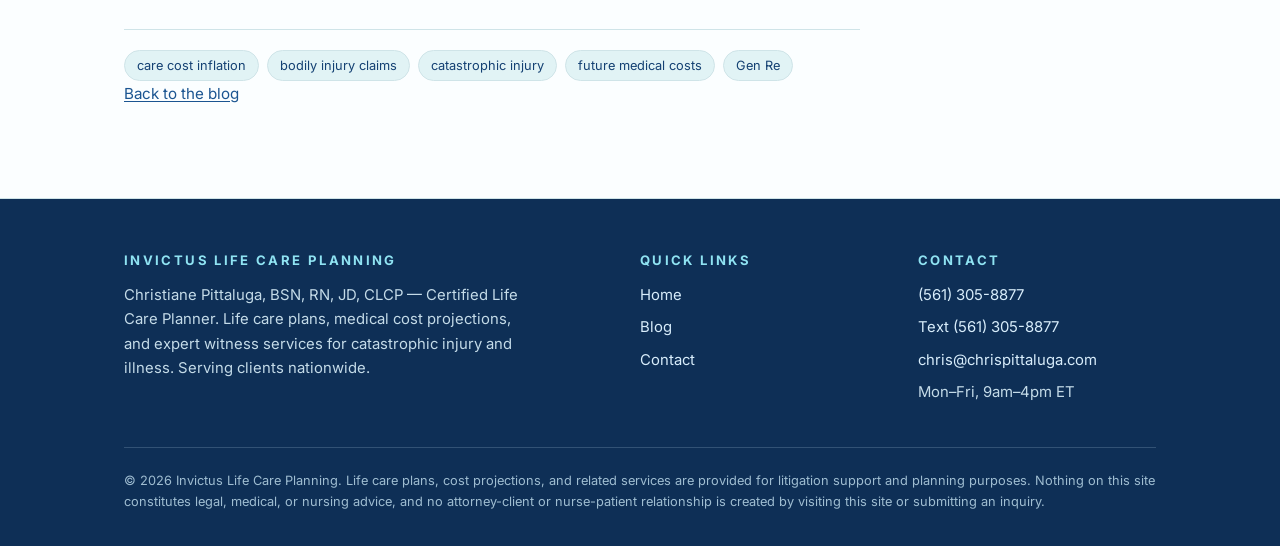
<file: blog/gen-re-2026-bodily-injury-claims-care-cost-inflation/index.html>
<!DOCTYPE html>
<html lang="en">
<head>
  <meta charset="UTF-8">
  <meta name="viewport" content="width=device-width, initial-scale=1.0">
  <title>Care Cost Inflation in Injury Claims: Gen Re 2026</title>
  <meta name="description" content="Gen Re's 2026 Claims Forum finds long-term care, not pain and suffering, drives large bodily injury claims. What US attorneys and insurers should know.">
  <meta name="author" content="Chris Pittaluga, RN, JD, CLCP">
  <link rel="canonical" href="https://invictuslifecare.com/blog/gen-re-2026-bodily-injury-claims-care-cost-inflation/">
  <meta property="og:type" content="article">
  <meta property="og:url" content="https://invictuslifecare.com/blog/gen-re-2026-bodily-injury-claims-care-cost-inflation/">
  <meta property="og:site_name" content="Invictus Life Care Planning">
  <meta property="og:title" content="Care Cost Inflation in Injury Claims: Gen Re 2026">
  <meta property="og:description" content="Gen Re's 2026 Claims Forum finds long-term care, not pain and suffering, drives large bodily injury claims. What US attorneys and insurers should know.">
  <meta property="og:image" content="https://invictuslifecare.com/images/og-card.png">
  <meta property="og:image:width" content="1200">
  <meta property="og:image:height" content="630">
  <meta property="article:published_time" content="2026-10-19">
  <meta property="article:author" content="Chris Pittaluga, RN, JD, CLCP">
  <meta property="article:section" content="Industry News">
  <meta property="article:tag" content="care cost inflation">
  <meta property="article:tag" content="bodily injury claims">
  <meta property="article:tag" content="catastrophic injury">
  <meta property="article:tag" content="future medical costs">
  <meta property="article:tag" content="Gen Re">
  <meta name="twitter:card" content="summary_large_image">
  <meta name="twitter:title" content="Care Cost Inflation in Injury Claims: Gen Re 2026">
  <meta name="twitter:description" content="Gen Re's 2026 Claims Forum finds long-term care, not pain and suffering, drives large bodily injury claims. What US attorneys and insurers should know.">
  <meta name="twitter:image" content="https://invictuslifecare.com/images/og-card.png">
  <link rel="icon" href="data:image/svg+xml,%3Csvg xmlns='http://www.w3.org/2000/svg' viewBox='0 0 64 64'%3E%3Crect width='64' height='64' rx='12' fill='%230e2f56'/%3E%3Ctext x='32' y='43' text-anchor='middle' font-family='Georgia' font-size='26' fill='%238fe3f2'%3EIL%3C/text%3E%3C/svg%3E">
  <link rel="preconnect" href="https://fonts.googleapis.com">
  <link rel="preconnect" href="https://fonts.gstatic.com" crossorigin>
  <link href="https://fonts.googleapis.com/css2?family=Playfair+Display:wght@500;600;700&family=Inter:wght@400;500;600&display=swap" rel="stylesheet">
  <link rel="stylesheet" href="/css/styles.css">
  <script type="application/ld+json">
  {
    "@context": "https://schema.org",
    "@type": "Article",
    "headline": "Gen Re's 2026 Claims Forum: Long-Term Care, Not Inflation Alone, Is Driving Large Bodily Injury Claims",
    "description": "Gen Re's 2026 Claims Forum finds long-term care, not pain and suffering, drives large bodily injury claims. What US attorneys and insurers should know.",
    "datePublished": "2026-10-19",
    "dateModified": "2026-10-19",
    "author": {
      "@type": "Person",
      "name": "Chris Pittaluga, RN, JD, CLCP"
    },
    "publisher": {
      "@type": "Organization",
      "@id": "https://invictuslifecare.com/#organization",
      "name": "Invictus Life Care Planning",
      "url": "https://invictuslifecare.com/"
    },
    "mainEntityOfPage": {
      "@type": "WebPage",
      "@id": "https://invictuslifecare.com/blog/gen-re-2026-bodily-injury-claims-care-cost-inflation/"
    },
    "image": "https://invictuslifecare.com/images/og-card.png",
    "articleSection": "Industry News",
    "keywords": "care cost inflation, bodily injury claims, catastrophic injury, future medical costs, Gen Re",
    "inLanguage": "en"
  }
  </script>
</head>
<body>

<header class="site-header">
  <div class="wrap">
    <a class="brand" href="/">
      <svg class="brand-mark" viewBox="0 0 64 64" xmlns="http://www.w3.org/2000/svg" aria-hidden="true">
        <circle cx="32" cy="32" r="30" fill="none" stroke="#2cc5dd" stroke-width="1.6"/>
        <circle cx="32" cy="32" r="25.5" fill="none" stroke="#2cc5dd" stroke-width="0.7" opacity="0.55"/>
        <text x="32" y="37" text-anchor="middle" font-family="Georgia, serif" font-size="17" letter-spacing="1" fill="#ffffff">ILC</text>
        <path d="M15 46 h9 l3 -7 5 12 4 -9 2 4 h11" fill="none" stroke="#2cc5dd" stroke-width="1.6" stroke-linejoin="round" stroke-linecap="round"/>
      </svg>
      <span class="brand-name">Invictus Life Care Planning
        <small>Restoring Quality of Life</small>
      </span>
    </a>
    <button class="nav-toggle" aria-expanded="false" aria-controls="site-nav" onclick="toggleNav()">Menu &#9776;</button>
    <nav class="site-nav" id="site-nav" aria-label="Main navigation">
      <a href="/#about">About</a>
      <a href="/blog/">Blog</a>
      <a href="/#contact">Contact</a>
      <a class="nav-cta" href="/#contact">Request a Consultation</a>
    </nav>
  </div>
</header>

<main>

  <section class="page-hero">
    <div class="wrap">
      <p class="post-kicker">Industry News · <time datetime="2026-10-19">October 19, 2026</time></p>
      <h1>Gen Re's 2026 Claims Forum: Long-Term Care, Not Inflation Alone, Is Driving Large Bodily Injury Claims</h1>
    </div>
  </section>

  <section class="section alt">
    <div class="wrap">
      <article class="post-body">
        <p class="byline"><em>By Chris Pittaluga, RN, JD, CLCP | Invictus Life Care Planning</em></p>

        <p>A new article from Gen Re, the global reinsurer, puts hard data behind something life care planners see in case after case.</p>

        <p>On October 14, 2026, Gen Re claims executives Martin Peiffer and Sven Steinhage published <a href="https://www.genre.com/us/knowledge/publications/2026/october/bodily-injury-claims-between-inflation-and-structural-disruption-en">Bodily Injury Claims Between Inflation and Structural Disruption</a> in the Gen Re Knowledge Center. It summarizes the Gen Re Claims Forum 2026, where liability claims heads from leading German insurers asked a simple question: are rising bodily injury claims just inflation, or has something more permanent changed?</p>

        <p>Their answer points to structural change. The data come from the German market, but the lessons translate directly to how US attorneys, claims adjusters, and insurers should think about catastrophic injury exposure.</p>

        <h2>The Biggest Costs Arrive Over Decades, Not in Year One</h2>

        <p>Gen Re analyzed bodily injury claims above EUR 2 million in its reinsured portfolio. Roughly three quarters of total costs were tied to long-term items: care costs, loss of earnings, and additional needs. By contrast, one-time items such as pain and suffering damages and initial medical treatment played a comparatively minor role.</p>

        <p>The authors illustrate the point with a 2024 claim that exceeded EUR 16 million in total, driven by annual care costs of around EUR 500,000. As they put it, in severe injury claims "the largest costs do not arise in the year of loss, but over decades."</p>

        <p>That duration makes these claims volatile: even moderate yearly increases add up to a much larger total over a lifetime.</p>

        <h2>Care Is the Dominant, and Fastest-Moving, Cost Block</h2>

        <p>The article identifies care as the dominant cost block in severe bodily injury claims and lists several reasons it keeps climbing:</p>

        <ul>
          <li>Rising personnel costs and collective wage adjustments</li>
          <li>A shortage of skilled care workers</li>
          <li>Facility investment costs that nursing homes pass on to residents</li>
        </ul>

        <p>One data point stands out. Citing Statista and data from the Verband der Ersatzkassen (vdek), the authors report that the average monthly nursing home co-payment for a stay of up to twelve months rose from EUR 2,871 in July 2024 to EUR 3,108 in July 2025, an increase of about 8 percent in a single year. They also note that these costs can vary considerably by region.</p>

        <h2>Medical Progress, Longer Care, and Broader Heads of Damage</h2>

        <p>Several other forces are pushing costs upward:</p>

        <ul>
          <li><strong>Medical care.</strong> Costs rise not only directly, but also through longer treatment periods, insufficient capacity, and delayed rehabilitation.</li>
          <li><strong>Medical progress.</strong> Injured people can receive long-term care, often for longer than in the past. That is good news for quality of life, but it increases treatment costs over a lifetime.</li>
          <li><strong>Expanded heads of damage.</strong> Germany's Federal Participation Act (Bundesteilhabegesetz, or BTHG) has shifted the focus from care and compensation toward self-determination, inclusion, and equal participation. Assistance, mobility, accessible housing, and participation in work and social life are now often considered more comprehensively.</li>
        </ul>

        <h2>Care Costs Are Decoupling From General Inflation</h2>

        <p>Consumer price inflation has normalized after 2021 to 2023, yet the cost components of bodily injury claims continue to follow their own path. The reason: these claims consist mostly of services, especially care and health care, which have their own pricing mechanisms.</p>

        <p>The practical upshot, in the authors' words, is that historical claims patterns are "increasingly becoming an unreliable benchmark for future development."</p>

        <h2>What Claims Leaders Expect Next</h2>

        <p>A live survey of the claims heads at the forum, which the authors stress is not representative, showed a consistent view. Costs are rising, they are expected to keep rising, and no one expects a decline. Care costs and medical treatment costs were named almost unanimously as the central drivers, while pain and suffering damages and court disputes played a subordinate role. Participants also cited demographics, medical progress, and the skilled worker shortage. The authors add that cost growth is not perfectly linear and that no single driver explains it.</p>

        <h2>Why This Matters for US Attorneys, Adjusters, and Insurers</h2>

        <p>The study is German, and its figures don't map one-to-one onto the US market, where health care financing, law, and labor markets differ. But the mechanics are familiar to anyone who works catastrophic injury cases here:</p>

        <ol>
          <li><strong>Catastrophic injury value lives in the future.</strong> For plaintiffs and defense alike, the lifetime cost of care, not the initial hospitalization, usually shapes what a case is worth.</li>
          <li><strong>Yesterday's claims don't predict tomorrow's.</strong> Reserving, settlement evaluation, and trial preparation all benefit from a current, individualized look at the services an injured person will actually need.</li>
        </ol>

        <p>Gen Re's findings are a reminder that in severe injury claims, the future is where most of the cost lies. As care costs follow their own trajectory, careful, current projection of lifetime needs matters more than ever.</p>

        <p class="post-endnote"><em>Source: Martin Peiffer and Sven Steinhage, <a href="https://www.genre.com/us/knowledge/publications/2026/october/bodily-injury-claims-between-inflation-and-structural-disruption-en">"Bodily Injury Claims Between Inflation and Structural Disruption,"</a> Gen Re Knowledge Center, October 14, 2026. Figures are as reported by Gen Re and reflect the German market.</em></p>

        <p class="post-endnote"><em>Disclaimer: This post is for general informational purposes only and is not legal advice. Reading it does not create an attorney-client or professional relationship. Consult qualified counsel about your specific matter.</em></p>

        <ul class="post-tags" aria-label="Tags">
          <li>care cost inflation</li>
          <li>bodily injury claims</li>
          <li>catastrophic injury</li>
          <li>future medical costs</li>
          <li>Gen Re</li>
        </ul>

        <p class="post-back"><a href="/blog/">Back to the blog</a></p>
      </article>
    </div>
  </section>

</main>

<footer class="site-footer">
  <div class="wrap">
    <div class="footer-grid">
      <div>
        <h4>Invictus Life Care Planning</h4>
        <p style="font-size:0.93rem; max-width:44ch;">
          Christiane Pittaluga, BSN, RN, JD, CLCP &mdash; Certified Life Care Planner. Life care plans,
          medical cost projections, and expert witness services for catastrophic injury and illness.
          Serving clients nationwide.
        </p>
      </div>
      <div>
        <h4>Quick Links</h4>
        <ul>
          <li><a href="/">Home</a></li>
          <li><a href="/blog/">Blog</a></li>
          <li><a href="/#contact">Contact</a></li>
        </ul>
      </div>
      <div>
        <h4>Contact</h4>
        <ul>
          <li><a href="tel:+15613058877">(561) 305-8877</a></li>
          <li><a href="sms:+15613058877">Text (561) 305-8877</a></li>
          <li><a href="mailto:chris@chrispittaluga.com">chris@chrispittaluga.com</a></li>
          <li>Mon&ndash;Fri, 9am&ndash;4pm ET</li>
        </ul>
      </div>
    </div>
    <p class="footer-disclaimer">
      &copy; 2026 Invictus Life Care Planning. Life care plans, cost projections, and related
      services are provided for litigation support and planning purposes. Nothing on this site
      constitutes legal, medical, or nursing advice, and no attorney-client or nurse-patient
      relationship is created by visiting this site or submitting an inquiry.
    </p>
  </div>
</footer>

<script>
  function toggleNav() {
    var nav = document.getElementById('site-nav');
    var btn = document.querySelector('.nav-toggle');
    var open = nav.classList.toggle('open');
    btn.setAttribute('aria-expanded', open ? 'true' : 'false');
  }
</script>

</body>
</html>
</file>
<file: css/styles.css>
/* ============================================================
   Invictus Life Care Planning — shared stylesheet
   Palette: deep blue → turquoise, light blue accents on seafoam,
   black text. No green.
   ============================================================ */

:root {
  --blue-900: #0e2f56;
  --blue-800: #144173;
  --blue-700: #1b5591;
  --blue-600: #2368ab;
  --turq: #2cc5dd;
  --turq-deep: #107a94;
  --turq-light: #8fe3f2;
  --turq-pale: #dbf3f8;
  --seafoam: #e1f3f5;
  --paper: #fbfeff;
  --ink: #000000;
  --muted: #2e2e2e;
  --line: #cfe4e8;
  --radius: 10px;
  --shadow: 0 10px 30px rgba(14, 47, 86, 0.10);
  --font-serif: "Playfair Display", Georgia, "Times New Roman", serif;
  --font-sans: "Inter", -apple-system, "Segoe UI", Roboto, Helvetica, Arial, sans-serif;
}

* { box-sizing: border-box; margin: 0; padding: 0; }

html { scroll-behavior: smooth; }

body {
  font-family: var(--font-sans);
  font-size: 17px;
  line-height: 1.65;
  color: var(--ink);
  background: var(--seafoam);
}

img, svg { max-width: 100%; display: block; }

h1, h2, h3, h4 { font-family: var(--font-serif); color: var(--ink); line-height: 1.2; }

a { color: var(--blue-700); }

.wrap { max-width: 1080px; margin: 0 auto; padding: 0 24px; }

/* ---------- Header / nav ---------- */

.site-header {
  position: sticky;
  top: 0;
  z-index: 50;
  background: var(--blue-900);
  border-bottom: 2px solid var(--turq);
}

.site-header .wrap {
  display: flex;
  align-items: center;
  justify-content: space-between;
  gap: 16px;
  min-height: 72px;
  flex-wrap: wrap;
  padding-top: 10px;
  padding-bottom: 10px;
}

.brand {
  display: flex;
  align-items: center;
  gap: 12px;
  text-decoration: none;
}

.brand-mark { width: 44px; height: 44px; flex: none; }

.brand-name {
  font-family: var(--font-serif);
  color: #ffffff;
  font-size: 1.12rem;
  letter-spacing: 0.05em;
  line-height: 1.1;
}

.brand-name small {
  display: block;
  font-family: var(--font-sans);
  font-size: 0.6rem;
  letter-spacing: 0.26em;
  text-transform: uppercase;
  color: var(--turq-light);
}

.nav-toggle {
  display: none;
  background: none;
  border: 1px solid var(--turq-light);
  color: var(--turq-light);
  border-radius: 6px;
  padding: 6px 12px;
  font-size: 1rem;
  cursor: pointer;
}

.site-nav { display: flex; align-items: center; gap: 22px; }

.site-nav a {
  color: #ffffff;
  text-decoration: none;
  font-size: 0.92rem;
  letter-spacing: 0.02em;
  padding: 4px 0;
  border-bottom: 2px solid transparent;
}

.site-nav a:hover { border-bottom-color: var(--turq-light); }

.site-nav a.nav-cta {
  background: var(--turq);
  color: var(--ink);
  font-weight: 600;
  padding: 9px 18px;
  border-radius: 6px;
  border-bottom: none;
}

.site-nav a.nav-cta:hover { background: var(--turq-light); }

@media (max-width: 900px) {
  .nav-toggle { display: block; }
  .site-nav {
    display: none;
    width: 100%;
    flex-direction: column;
    align-items: flex-start;
    gap: 10px;
    padding: 10px 0 16px;
  }
  .site-nav.open { display: flex; }
}

/* ---------- Hero ---------- */

.hero {
  background:
    radial-gradient(1100px 500px at 80% -10%, rgba(44, 197, 221, 0.25), transparent 60%),
    linear-gradient(160deg, var(--blue-900) 0%, var(--blue-700) 55%, var(--turq-deep) 100%);
  color: #ffffff;
  padding: 84px 0 72px;
}

.hero .eyebrow {
  color: var(--turq-light);
  text-transform: uppercase;
  letter-spacing: 0.3em;
  font-size: 0.78rem;
  margin-bottom: 18px;
}

.hero h1 {
  color: #fff;
  font-size: clamp(2rem, 4.5vw, 3.2rem);
  max-width: 20ch;
  margin-bottom: 20px;
}

.hero .lede {
  max-width: 62ch;
  font-size: 1.08rem;
  color: #d8edfb;
  margin-bottom: 34px;
}

.hero .lede strong { color: var(--turq-light); font-weight: 600; }

.cta-row { display: flex; flex-wrap: wrap; gap: 14px; align-items: flex-start; }

.cta-item { display: flex; flex-direction: column; align-items: center; gap: 6px; }
.cta-hint { font-size: 0.82rem; color: rgba(255, 255, 255, 0.72); }

.btn {
  display: inline-flex;
  align-items: center;
  gap: 9px;
  padding: 13px 26px;
  border-radius: 7px;
  font-weight: 600;
  font-size: 0.98rem;
  text-decoration: none;
  border: 1.5px solid transparent;
  cursor: pointer;
  font-family: var(--font-sans);
}

.btn svg { width: 18px; height: 18px; flex: none; }

.btn-accent { background: var(--turq); color: var(--ink); }
.btn-accent:hover { background: var(--turq-light); }

.btn-outline-light { border-color: rgba(255, 255, 255, 0.6); color: #ffffff; background: transparent; }
.btn-outline-light:hover { border-color: var(--turq-light); color: var(--turq-light); }

.btn-blue { background: var(--blue-800); color: #ffffff; }
.btn-blue:hover { background: var(--blue-700); }

.btn-outline-blue { border-color: var(--blue-600); color: var(--blue-800); background: transparent; }
.btn-outline-blue:hover { background: var(--blue-800); color: #ffffff; }

/* ---------- Credential strip ---------- */

.cred-strip { background: var(--blue-800); border-top: 1px solid rgba(143, 227, 242, 0.35); }

.cred-strip .wrap {
  display: flex;
  flex-wrap: wrap;
  justify-content: space-between;
  gap: 10px 28px;
  padding-top: 18px;
  padding-bottom: 18px;
}

.cred-strip span {
  color: var(--turq-pale);
  font-size: 0.88rem;
  letter-spacing: 0.06em;
  text-transform: uppercase;
  display: inline-flex;
  align-items: center;
  gap: 9px;
}

.cred-strip span::before {
  content: "";
  width: 7px;
  height: 7px;
  border-radius: 50%;
  background: var(--turq);
  flex: none;
}

/* ---------- Sections ---------- */

.section { padding: 76px 0; }
.section.alt { background: var(--paper); border-top: 1px solid var(--line); border-bottom: 1px solid var(--line); }

.section-head { max-width: 720px; margin-bottom: 44px; }

.section-head .kicker {
  color: var(--turq-deep);
  text-transform: uppercase;
  letter-spacing: 0.26em;
  font-size: 0.76rem;
  font-weight: 600;
  margin-bottom: 10px;
}

.section-head h2 { font-size: clamp(1.6rem, 3vw, 2.2rem); margin-bottom: 14px; }
.section-head p { color: var(--muted); }

/* ---------- Cards ---------- */

.card-grid { display: grid; grid-template-columns: repeat(auto-fit, minmax(280px, 1fr)); gap: 24px; }

.card {
  background: var(--paper);
  border: 1px solid var(--line);
  border-top: 3px solid var(--turq);
  border-radius: var(--radius);
  padding: 30px 28px;
  box-shadow: var(--shadow);
}

.section.alt .card { background: var(--seafoam); }

.card h3 { font-size: 1.22rem; margin-bottom: 12px; }
.card p { color: var(--muted); font-size: 0.97rem; }
.card .card-icon { width: 40px; height: 40px; margin-bottom: 18px; color: var(--turq-deep); }

/* ---------- About ---------- */

.about-grid { display: grid; grid-template-columns: 1.4fr 1fr; gap: 48px; align-items: start; }

@media (max-width: 820px) { .about-grid { grid-template-columns: 1fr; } }

.about-grid p + p { margin-top: 16px; }

.motto {
  background: var(--blue-800);
  color: #d8edfb;
  border-radius: var(--radius);
  padding: 30px 28px;
  font-family: var(--font-serif);
  font-size: 1.12rem;
  line-height: 1.6;
}

.motto strong { color: #fff; display: block; font-size: 1.35rem; margin-bottom: 10px; }

.portrait {
  border-radius: var(--radius);
  overflow: hidden;
  border: 1px solid var(--line);
  box-shadow: var(--shadow);
  margin-bottom: 24px;
}

.portrait img { width: 100%; height: auto; display: block; }

/* Circular variant for photos with a baked-in round mask */
.portrait-round {
  border-radius: 50%;
  width: min(280px, 80%);
  margin-left: auto;
  margin-right: auto;
}

.about-list { list-style: none; margin-top: 22px; }

.about-list li {
  padding: 10px 0 10px 32px;
  position: relative;
  border-bottom: 1px dashed var(--line);
  font-size: 0.97rem;
}

.about-list li::before {
  content: "\2713";
  position: absolute;
  left: 4px;
  color: var(--turq-deep);
  font-weight: 700;
}

/* ---------- Steps ---------- */

.steps { display: grid; grid-template-columns: repeat(auto-fit, minmax(230px, 1fr)); gap: 24px; counter-reset: step; }

.step {
  background: var(--paper);
  border: 1px solid var(--line);
  border-radius: var(--radius);
  padding: 28px 24px;
  position: relative;
  counter-increment: step;
}

.step::before {
  content: counter(step);
  display: inline-flex;
  align-items: center;
  justify-content: center;
  width: 40px;
  height: 40px;
  border-radius: 50%;
  background: var(--blue-800);
  color: var(--turq-light);
  font-family: var(--font-serif);
  font-size: 1.2rem;
  margin-bottom: 16px;
}

.step h3 { font-size: 1.05rem; margin-bottom: 8px; }
.step p { color: var(--muted); font-size: 0.93rem; }

/* ---------- Contact ---------- */

.contact-grid { display: grid; grid-template-columns: repeat(auto-fit, minmax(240px, 1fr)); gap: 24px; }

.contact-card {
  background: var(--paper);
  border: 1px solid var(--line);
  border-radius: var(--radius);
  padding: 32px 26px;
  text-align: center;
  box-shadow: var(--shadow);
}

.contact-card .card-icon { width: 42px; height: 42px; margin: 0 auto 16px; color: var(--turq-deep); }
.contact-card h3 { font-size: 1.1rem; margin-bottom: 6px; }
.contact-card p { color: var(--muted); font-size: 0.9rem; margin-bottom: 18px; }


/* ---------- Tables & policy pages ---------- */

.page-hero {
  background: linear-gradient(160deg, var(--blue-900), var(--turq-deep));
  color: #ffffff;
  padding: 60px 0 52px;
}

.page-hero h1 { color: #fff; font-size: clamp(1.8rem, 3.5vw, 2.6rem); margin-bottom: 12px; }
.page-hero p { color: #d8edfb; max-width: 68ch; }

.notice {
  background: var(--turq-pale);
  border-left: 4px solid var(--turq);
  border-radius: 0 var(--radius) var(--radius) 0;
  padding: 18px 22px;
  font-size: 0.95rem;
  margin: 26px 0;
}

/* ---------- FAQ ---------- */

.faq details { background: var(--paper); border: 1px solid var(--line); border-radius: var(--radius); padding: 0; margin-bottom: 12px; }
.faq summary { cursor: pointer; font-weight: 600; color: var(--ink); padding: 18px 22px; list-style-position: inside; }
.faq details p { padding: 0 22px 18px; color: var(--muted); font-size: 0.96rem; }

/* ---------- Footer ---------- */

.site-footer { background: var(--blue-900); color: #c4dbe8; padding: 54px 0 34px; margin-top: 0; }

.footer-grid { display: grid; grid-template-columns: 2fr 1fr 1fr; gap: 40px; margin-bottom: 34px; }
@media (max-width: 820px) { .footer-grid { grid-template-columns: 1fr; } }

.site-footer h4 { color: var(--turq-light); font-family: var(--font-sans); font-size: 0.82rem; text-transform: uppercase; letter-spacing: 0.18em; margin-bottom: 14px; }
.site-footer a { color: #d8edfb; text-decoration: none; }
.site-footer a:hover { color: var(--turq-light); }
.site-footer ul { list-style: none; }
.site-footer li { margin-bottom: 8px; font-size: 0.93rem; }

.footer-disclaimer { border-top: 1px solid rgba(216, 237, 251, 0.18); padding-top: 22px; font-size: 0.8rem; color: #9fbdd1; }

/* ---------- Blog ---------- */

.site-nav a[aria-current="page"] { border-bottom-color: var(--turq-light); }

.page-hero .post-kicker {
  color: var(--turq-light);
  text-transform: uppercase;
  letter-spacing: 0.22em;
  font-size: 0.76rem;
  font-weight: 600;
  margin-bottom: 12px;
}

.blog-list { display: flex; flex-direction: column; gap: 22px; max-width: 820px; }

.blog-card {
  background: var(--paper);
  border: 1px solid var(--line);
  border-top: 3px solid var(--turq);
  border-radius: var(--radius);
  padding: 28px 30px 26px;
  box-shadow: var(--shadow);
}

.blog-card .meta {
  color: var(--turq-deep);
  font-size: 0.78rem;
  font-weight: 600;
  letter-spacing: 0.08em;
  text-transform: uppercase;
  margin-bottom: 8px;
}

.blog-card h2 { font-size: clamp(1.25rem, 2.2vw, 1.55rem); margin-bottom: 10px; }

.blog-card h2 a { color: inherit; text-decoration: none; }
.blog-card h2 a:hover { color: var(--blue-800); }

.blog-card p { color: var(--muted); font-size: 0.98rem; }

.post-body { max-width: 46rem; }

.post-body .byline { color: var(--muted); margin-bottom: 1.35rem; }

.post-body h2 {
  font-size: clamp(1.35rem, 2.4vw, 1.7rem);
  margin: 2.1rem 0 0.75rem;
}

.post-body p { margin: 0 0 1rem; }

.post-body ul,
.post-body ol { margin: 0 0 1.15rem; padding-left: 1.35rem; }

.post-body ul { list-style: disc; }
.post-body ol { list-style: decimal; }

.post-body li { margin-bottom: 0.55rem; padding-left: 0.2rem; }

.post-body a { text-decoration: underline; text-underline-offset: 2px; }
.post-body a:hover { color: var(--turq-deep); }

.post-body .post-endnote { color: var(--muted); font-size: 0.95rem; }
.post-body p + .post-endnote { margin-top: 1.6rem; }

.post-body .post-tags {
  list-style: none;
  display: flex;
  flex-wrap: wrap;
  gap: 8px;
  margin: 2rem 0 0;
  padding: 1.25rem 0 0;
  border-top: 1px solid var(--line);
}

.post-body .post-tags li {
  list-style: none;
  margin: 0;
  padding: 4px 12px;
  background: var(--seafoam);
  color: var(--blue-800);
  border: 1px solid var(--line);
  border-radius: 999px;
  font-size: 0.8rem;
}

.post-back { margin-top: 1.75rem; font-size: 0.95rem; }

@media (max-width: 600px) {
  .blog-card { padding: 22px 18px 20px; }
}
</file>
